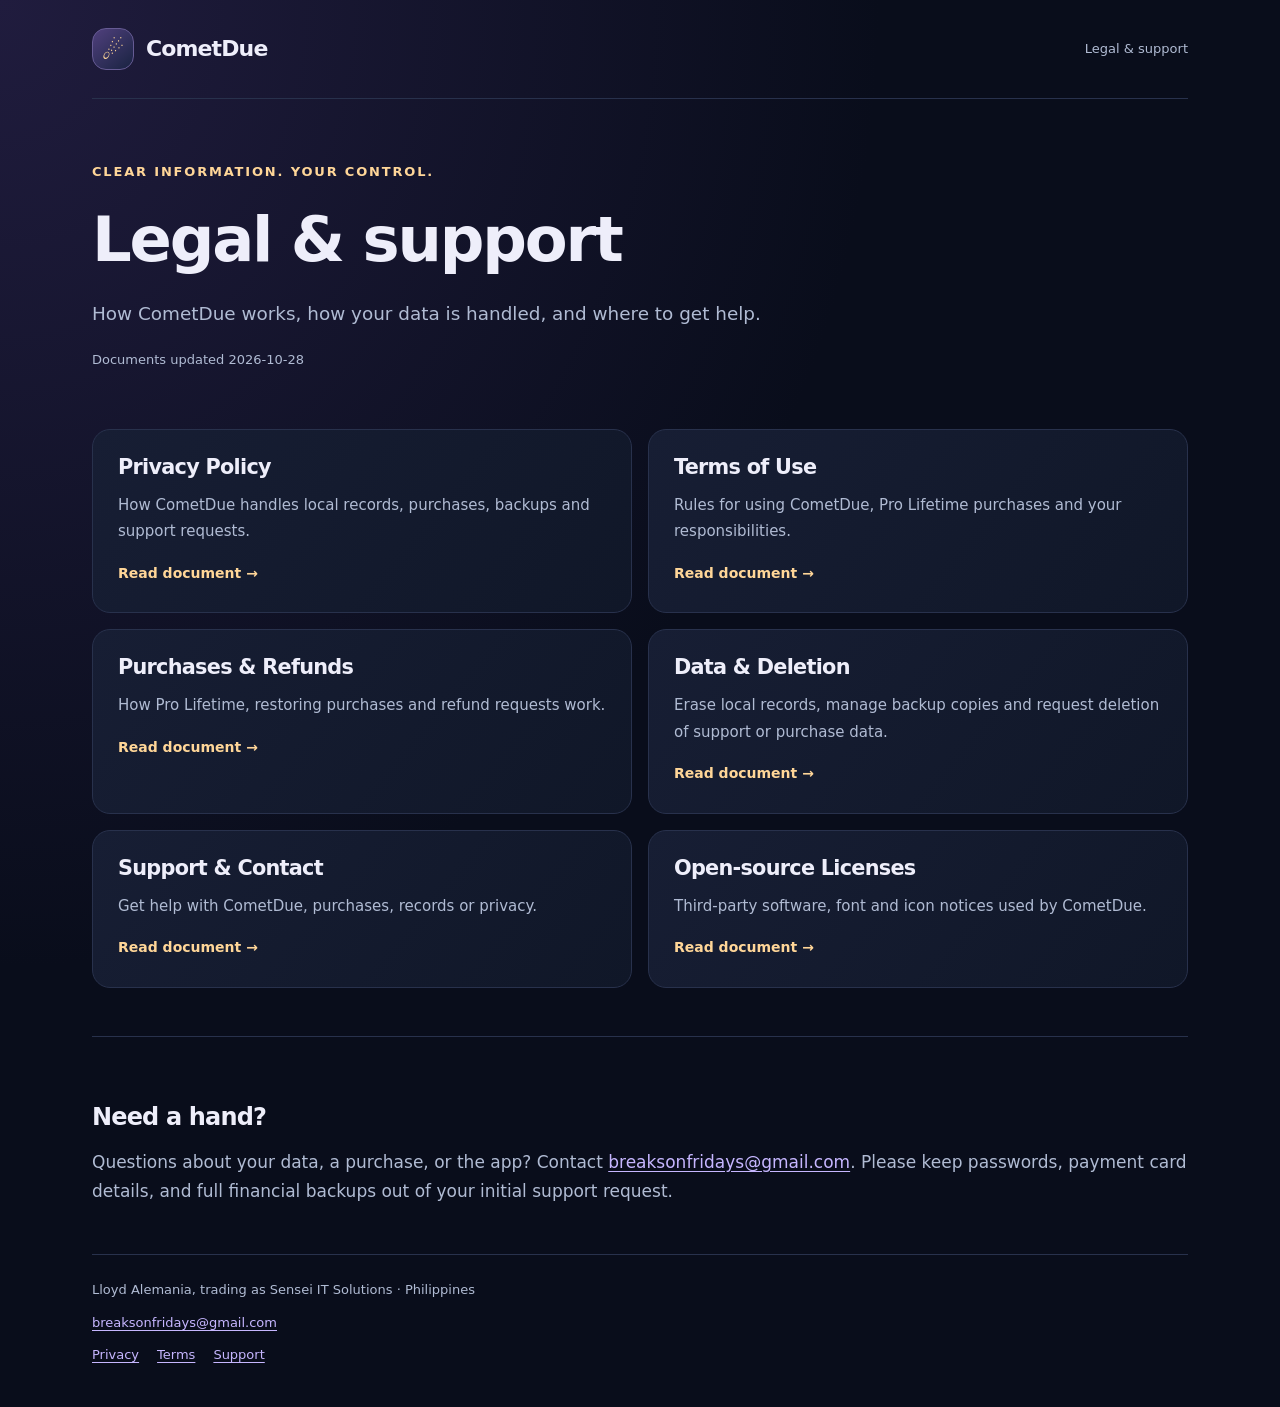
<file: index.html>
<!doctype html>
<html lang="en"><head><meta charset="utf-8"><meta name="viewport" content="width=device-width, initial-scale=1">
<meta name="theme-color" content="#090d1b"><meta name="description" content="CometDue policies and support from Sensei IT Solutions.">
<title>Legal &amp; support · CometDue</title><link rel="canonical" href="https://alemanialloyd.github.io/cometdue-legal/"><link rel="stylesheet" href="./assets/site.css"></head>
<body><a class="skip" href="#main">Skip to content</a><div class="shell">
<header class="top"><a class="brand" href="./"><span class="mark" aria-hidden="true">☄</span>CometDue</a><span class="top-note">Legal &amp; support</span></header>
<main id="main"><section class="hero"><p class="eyebrow">Clear information. Your control.</p>
<h1>Legal &amp; support</h1><p class="lead">How CometDue works, how your data is handled, and where to get help.</p><p class="meta">Documents updated 2026-10-28</p></section>
<div class="cards"><a class="card" href="privacy/"><h2>Privacy Policy</h2><p>How CometDue handles local records, purchases, backups and support requests.</p><span class="arrow">Read document →</span></a><a class="card" href="terms/"><h2>Terms of Use</h2><p>Rules for using CometDue, Pro Lifetime purchases and your responsibilities.</p><span class="arrow">Read document →</span></a><a class="card" href="refunds/"><h2>Purchases &amp; Refunds</h2><p>How Pro Lifetime, restoring purchases and refund requests work.</p><span class="arrow">Read document →</span></a><a class="card" href="data-deletion/"><h2>Data &amp; Deletion</h2><p>Erase local records, manage backup copies and request deletion of support or purchase data.</p><span class="arrow">Read document →</span></a><a class="card" href="support/"><h2>Support &amp; Contact</h2><p>Get help with CometDue, purchases, records or privacy.</p><span class="arrow">Read document →</span></a><a class="card" href="licenses/"><h2>Open-source Licenses</h2><p>Third-party software, font and icon notices used by CometDue.</p><span class="arrow">Read document →</span></a></div><section class="contact"><h2>Need a hand?</h2><p>Questions about your data, a purchase, or the app? Contact <a href="mailto:breaksonfridays@gmail.com">breaksonfridays@gmail.com</a>. Please keep passwords, payment card details, and full financial backups out of your initial support request.</p></section></main>
<footer class="footer"><p>Lloyd Alemania, trading as Sensei IT Solutions · Philippines</p><p><a href="mailto:breaksonfridays@gmail.com">breaksonfridays@gmail.com</a></p><a href="./privacy/">Privacy</a><a href="./terms/">Terms</a><a href="./support/">Support</a></footer>
</div></body></html>
</file>
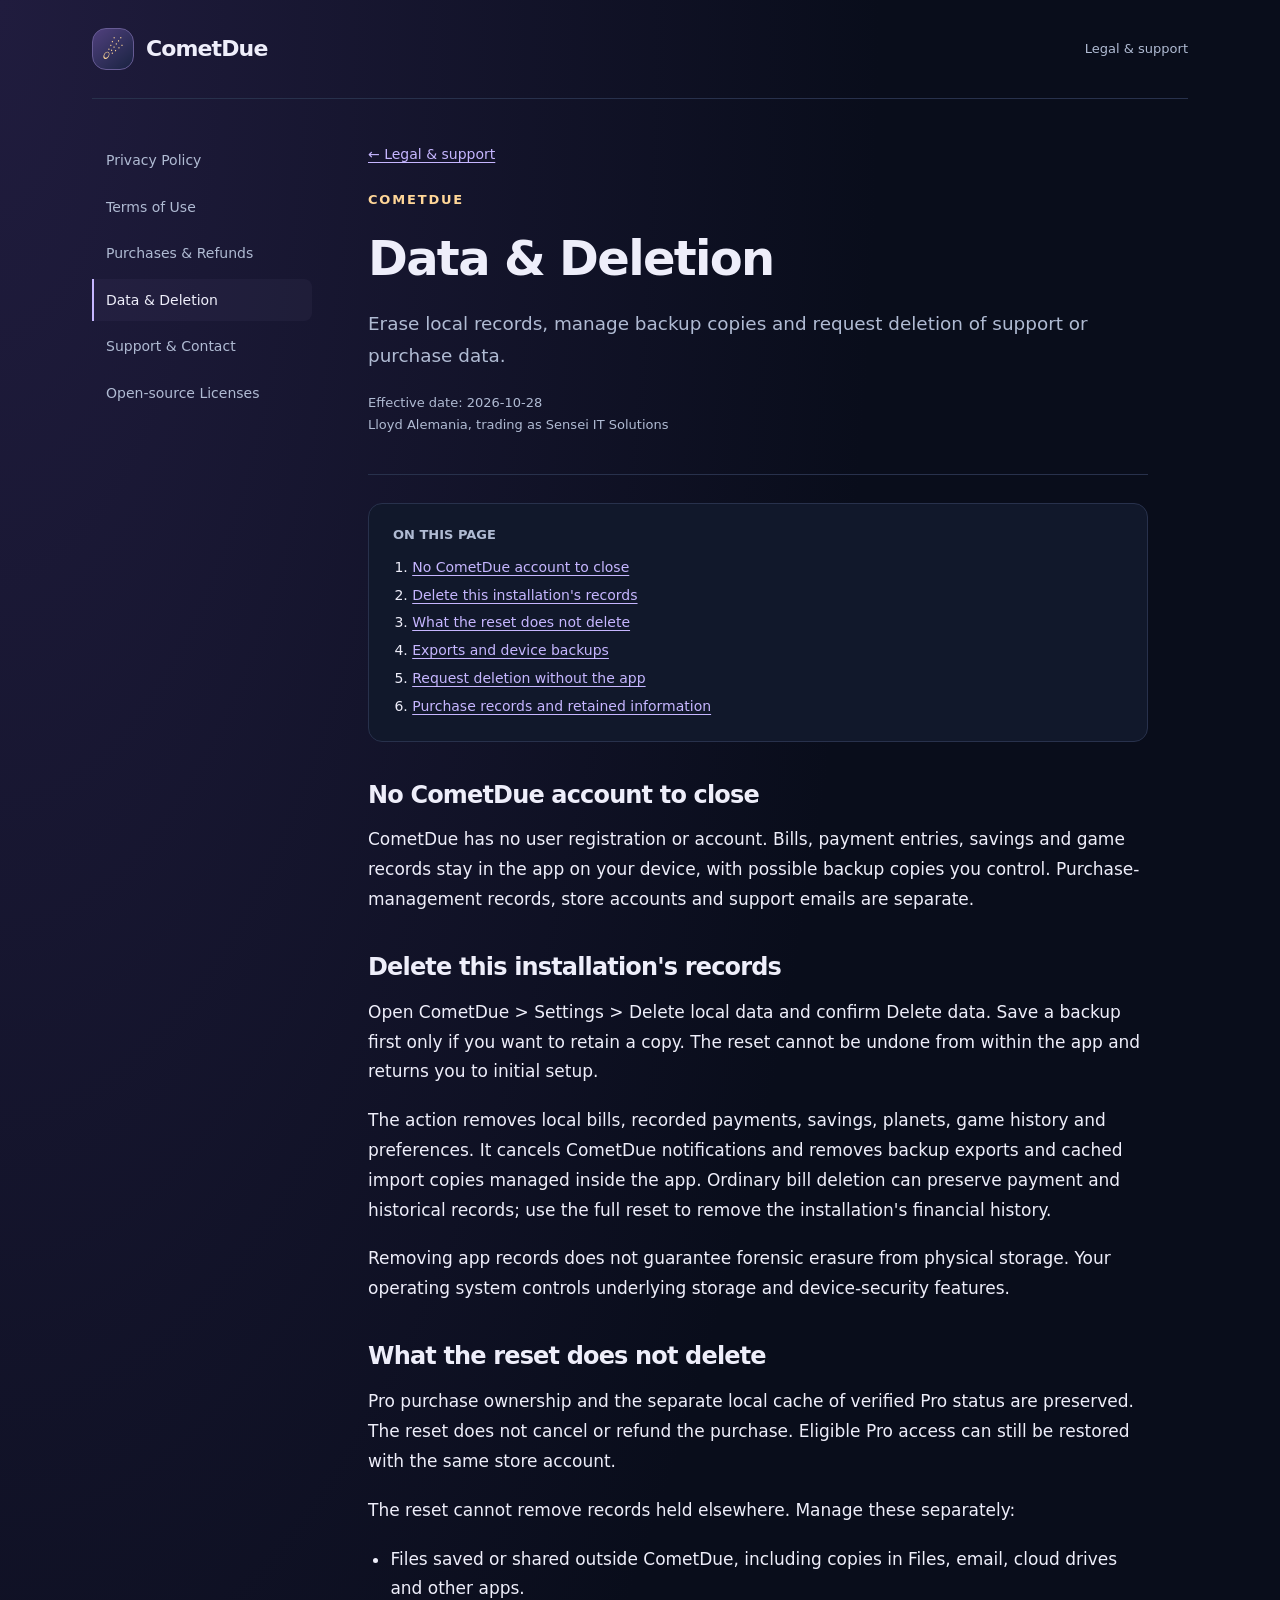
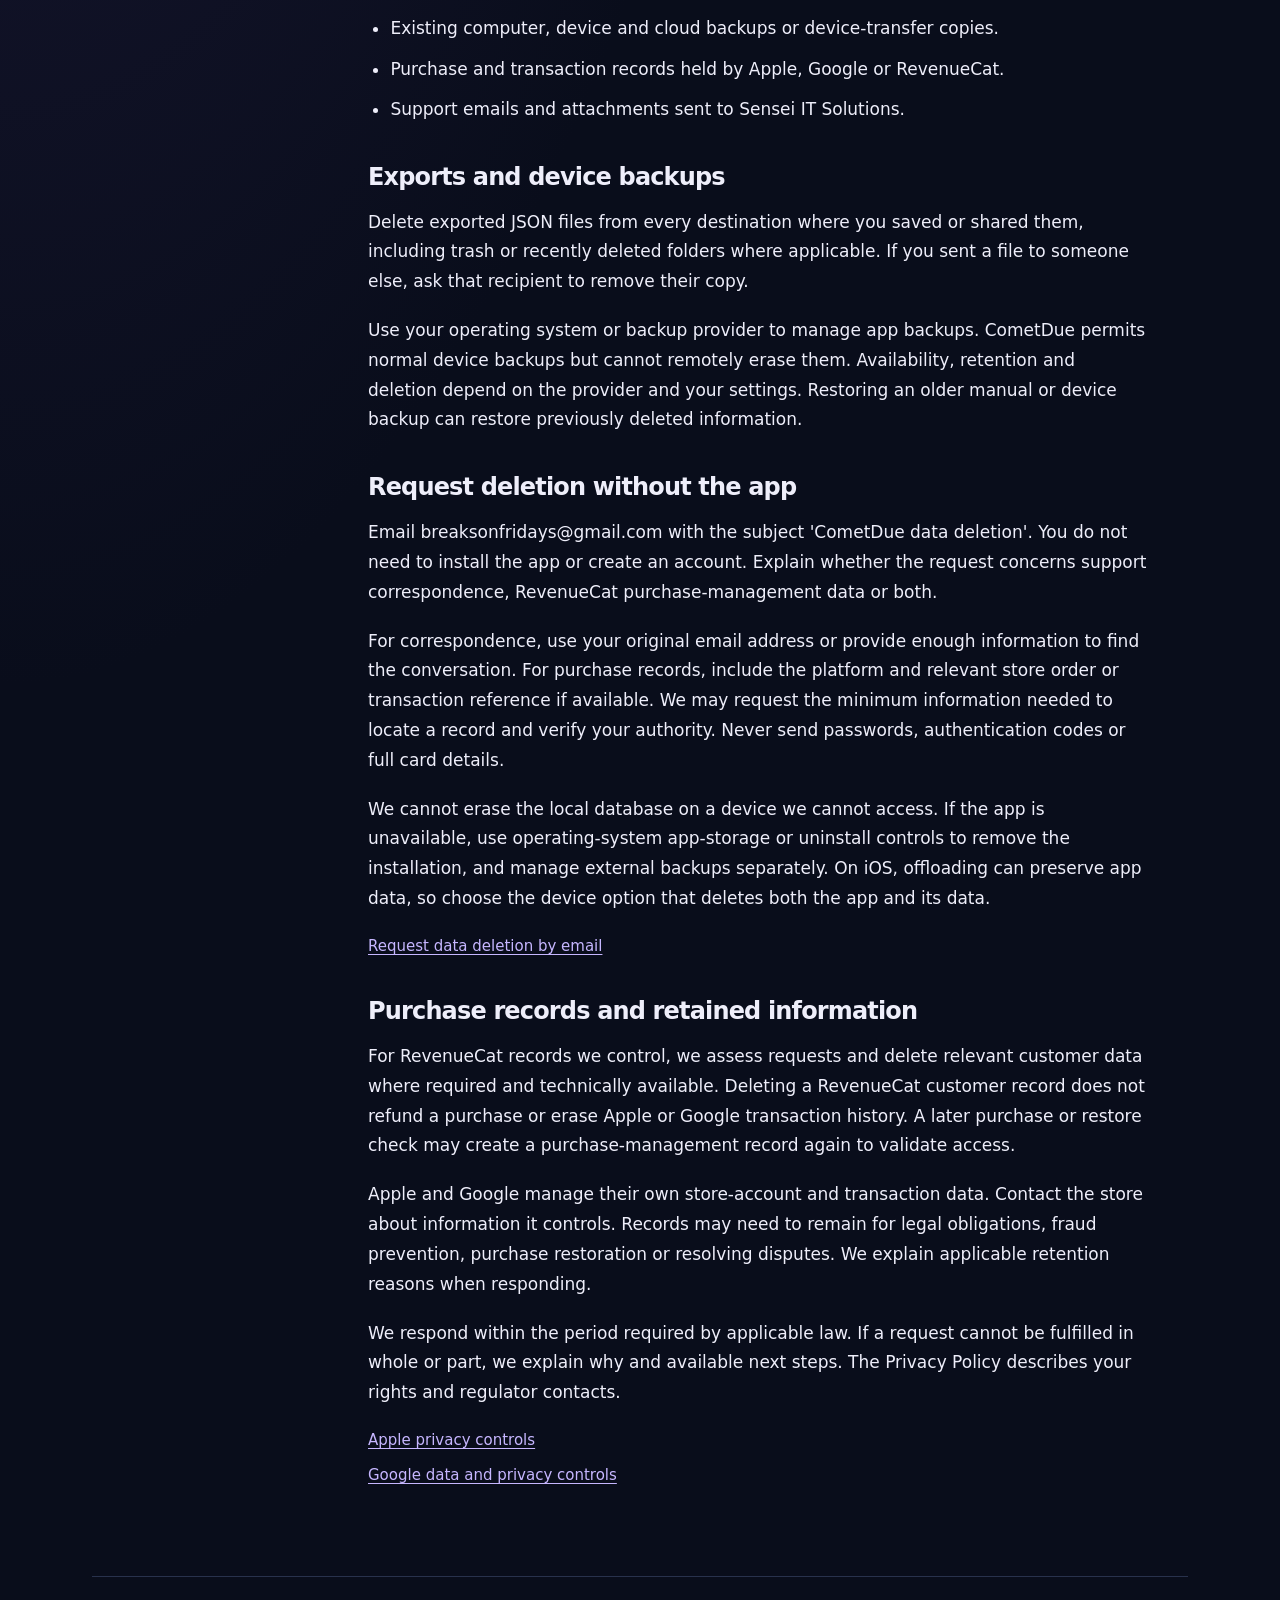
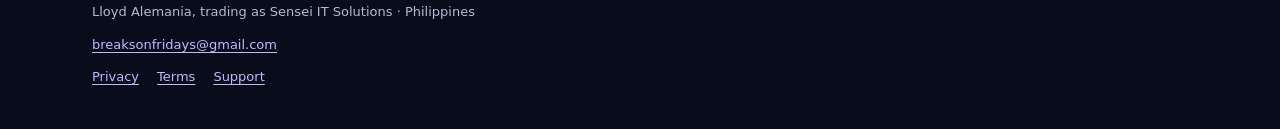
<file: data-deletion/index.html>
<!doctype html>
<html lang="en"><head><meta charset="utf-8"><meta name="viewport" content="width=device-width, initial-scale=1">
<meta name="theme-color" content="#090d1b"><meta name="description" content="Erase local records, manage backup copies and request deletion of support or purchase data.">
<title>Data &amp; Deletion · CometDue</title><link rel="canonical" href="https://alemanialloyd.github.io/cometdue-legal/data-deletion/"><link rel="stylesheet" href="../assets/site.css"></head>
<body><a class="skip" href="#main">Skip to content</a><div class="shell">
<header class="top"><a class="brand" href="../"><span class="mark" aria-hidden="true">☄</span>CometDue</a><span class="top-note">Legal &amp; support</span></header>
<main class="layout" id="main"><aside class="side"><nav aria-label="Legal documents"><a href="../privacy/">Privacy Policy</a><a href="../terms/">Terms of Use</a><a href="../refunds/">Purchases &amp; Refunds</a><a href="../data-deletion/" aria-current="page">Data &amp; Deletion</a><a href="../support/">Support &amp; Contact</a><a href="../licenses/">Open-source Licenses</a></nav></aside>
<article><a class="back" href="../">← Legal &amp; support</a><header><p class="eyebrow">CometDue</p><h1>Data &amp; Deletion</h1><p class="lead">Erase local records, manage backup copies and request deletion of support or purchase data.</p><p class="meta">Effective date: 2026-10-28<br>Lloyd Alemania, trading as Sensei IT Solutions</p></header>
<nav class="toc" aria-label="On this page"><p>ON THIS PAGE</p><ol><li><a href="#section-1-no-cometdue-account-to-close">No CometDue account to close</a></li><li><a href="#section-2-delete-this-installation-s-records">Delete this installation&#x27;s records</a></li><li><a href="#section-3-what-the-reset-does-not-delete">What the reset does not delete</a></li><li><a href="#section-4-exports-and-device-backups">Exports and device backups</a></li><li><a href="#section-5-request-deletion-without-the-app">Request deletion without the app</a></li><li><a href="#section-6-purchase-records-and-retained-information">Purchase records and retained information</a></li></ol></nav><section aria-labelledby="section-1-no-cometdue-account-to-close"><h2 id="section-1-no-cometdue-account-to-close">No CometDue account to close</h2><p>CometDue has no user registration or account. Bills, payment entries, savings and game records stay in the app on your device, with possible backup copies you control. Purchase-management records, store accounts and support emails are separate.</p></section><section aria-labelledby="section-2-delete-this-installation-s-records"><h2 id="section-2-delete-this-installation-s-records">Delete this installation&#x27;s records</h2><p>Open CometDue &gt; Settings &gt; Delete local data and confirm Delete data. Save a backup first only if you want to retain a copy. The reset cannot be undone from within the app and returns you to initial setup.</p><p>The action removes local bills, recorded payments, savings, planets, game history and preferences. It cancels CometDue notifications and removes backup exports and cached import copies managed inside the app. Ordinary bill deletion can preserve payment and historical records; use the full reset to remove the installation&#x27;s financial history.</p><p>Removing app records does not guarantee forensic erasure from physical storage. Your operating system controls underlying storage and device-security features.</p></section><section aria-labelledby="section-3-what-the-reset-does-not-delete"><h2 id="section-3-what-the-reset-does-not-delete">What the reset does not delete</h2><p>Pro purchase ownership and the separate local cache of verified Pro status are preserved. The reset does not cancel or refund the purchase. Eligible Pro access can still be restored with the same store account.</p><p>The reset cannot remove records held elsewhere. Manage these separately:</p><ul><li>Files saved or shared outside CometDue, including copies in Files, email, cloud drives and other apps.</li><li>Existing computer, device and cloud backups or device-transfer copies.</li><li>Purchase and transaction records held by Apple, Google or RevenueCat.</li><li>Support emails and attachments sent to Sensei IT Solutions.</li></ul></section><section aria-labelledby="section-4-exports-and-device-backups"><h2 id="section-4-exports-and-device-backups">Exports and device backups</h2><p>Delete exported JSON files from every destination where you saved or shared them, including trash or recently deleted folders where applicable. If you sent a file to someone else, ask that recipient to remove their copy.</p><p>Use your operating system or backup provider to manage app backups. CometDue permits normal device backups but cannot remotely erase them. Availability, retention and deletion depend on the provider and your settings. Restoring an older manual or device backup can restore previously deleted information.</p></section><section aria-labelledby="section-5-request-deletion-without-the-app"><h2 id="section-5-request-deletion-without-the-app">Request deletion without the app</h2><p>Email breaksonfridays@gmail.com with the subject &#x27;CometDue data deletion&#x27;. You do not need to install the app or create an account. Explain whether the request concerns support correspondence, RevenueCat purchase-management data or both.</p><p>For correspondence, use your original email address or provide enough information to find the conversation. For purchase records, include the platform and relevant store order or transaction reference if available. We may request the minimum information needed to locate a record and verify your authority. Never send passwords, authentication codes or full card details.</p><p>We cannot erase the local database on a device we cannot access. If the app is unavailable, use operating-system app-storage or uninstall controls to remove the installation, and manage external backups separately. On iOS, offloading can preserve app data, so choose the device option that deletes both the app and its data.</p><div class="links"><a href="mailto:breaksonfridays@gmail.com?subject=CometDue%20data%20deletion" rel="external">Request data deletion by email</a></div></section><section aria-labelledby="section-6-purchase-records-and-retained-information"><h2 id="section-6-purchase-records-and-retained-information">Purchase records and retained information</h2><p>For RevenueCat records we control, we assess requests and delete relevant customer data where required and technically available. Deleting a RevenueCat customer record does not refund a purchase or erase Apple or Google transaction history. A later purchase or restore check may create a purchase-management record again to validate access.</p><p>Apple and Google manage their own store-account and transaction data. Contact the store about information it controls. Records may need to remain for legal obligations, fraud prevention, purchase restoration or resolving disputes. We explain applicable retention reasons when responding.</p><p>We respond within the period required by applicable law. If a request cannot be fulfilled in whole or part, we explain why and available next steps. The Privacy Policy describes your rights and regulator contacts.</p><div class="links"><a href="https://privacy.apple.com/" rel="external">Apple privacy controls</a><a href="https://myaccount.google.com/data-and-privacy" rel="external">Google data and privacy controls</a></div></section></article></main>
<footer class="footer"><p>Lloyd Alemania, trading as Sensei IT Solutions · Philippines</p><p><a href="mailto:breaksonfridays@gmail.com">breaksonfridays@gmail.com</a></p><a href="../privacy/">Privacy</a><a href="../terms/">Terms</a><a href="../support/">Support</a></footer>
</div></body></html>
</file>
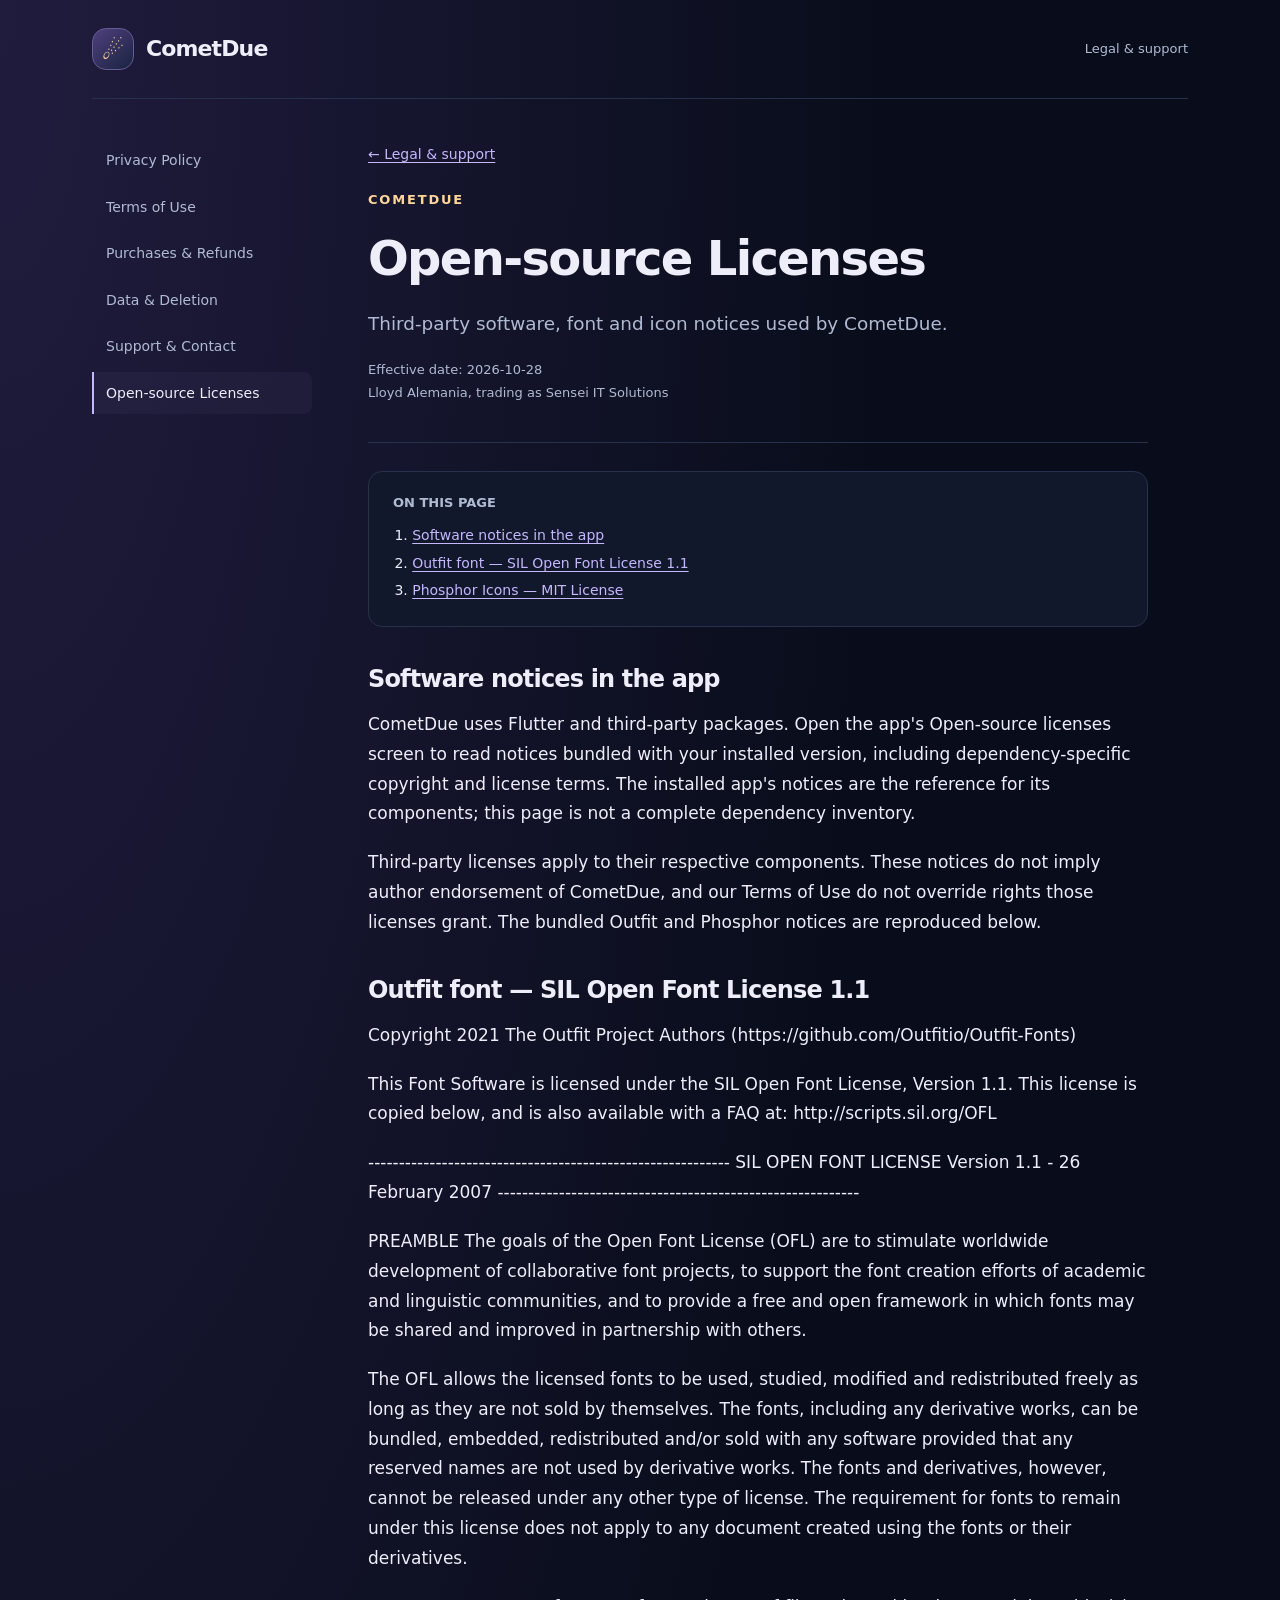
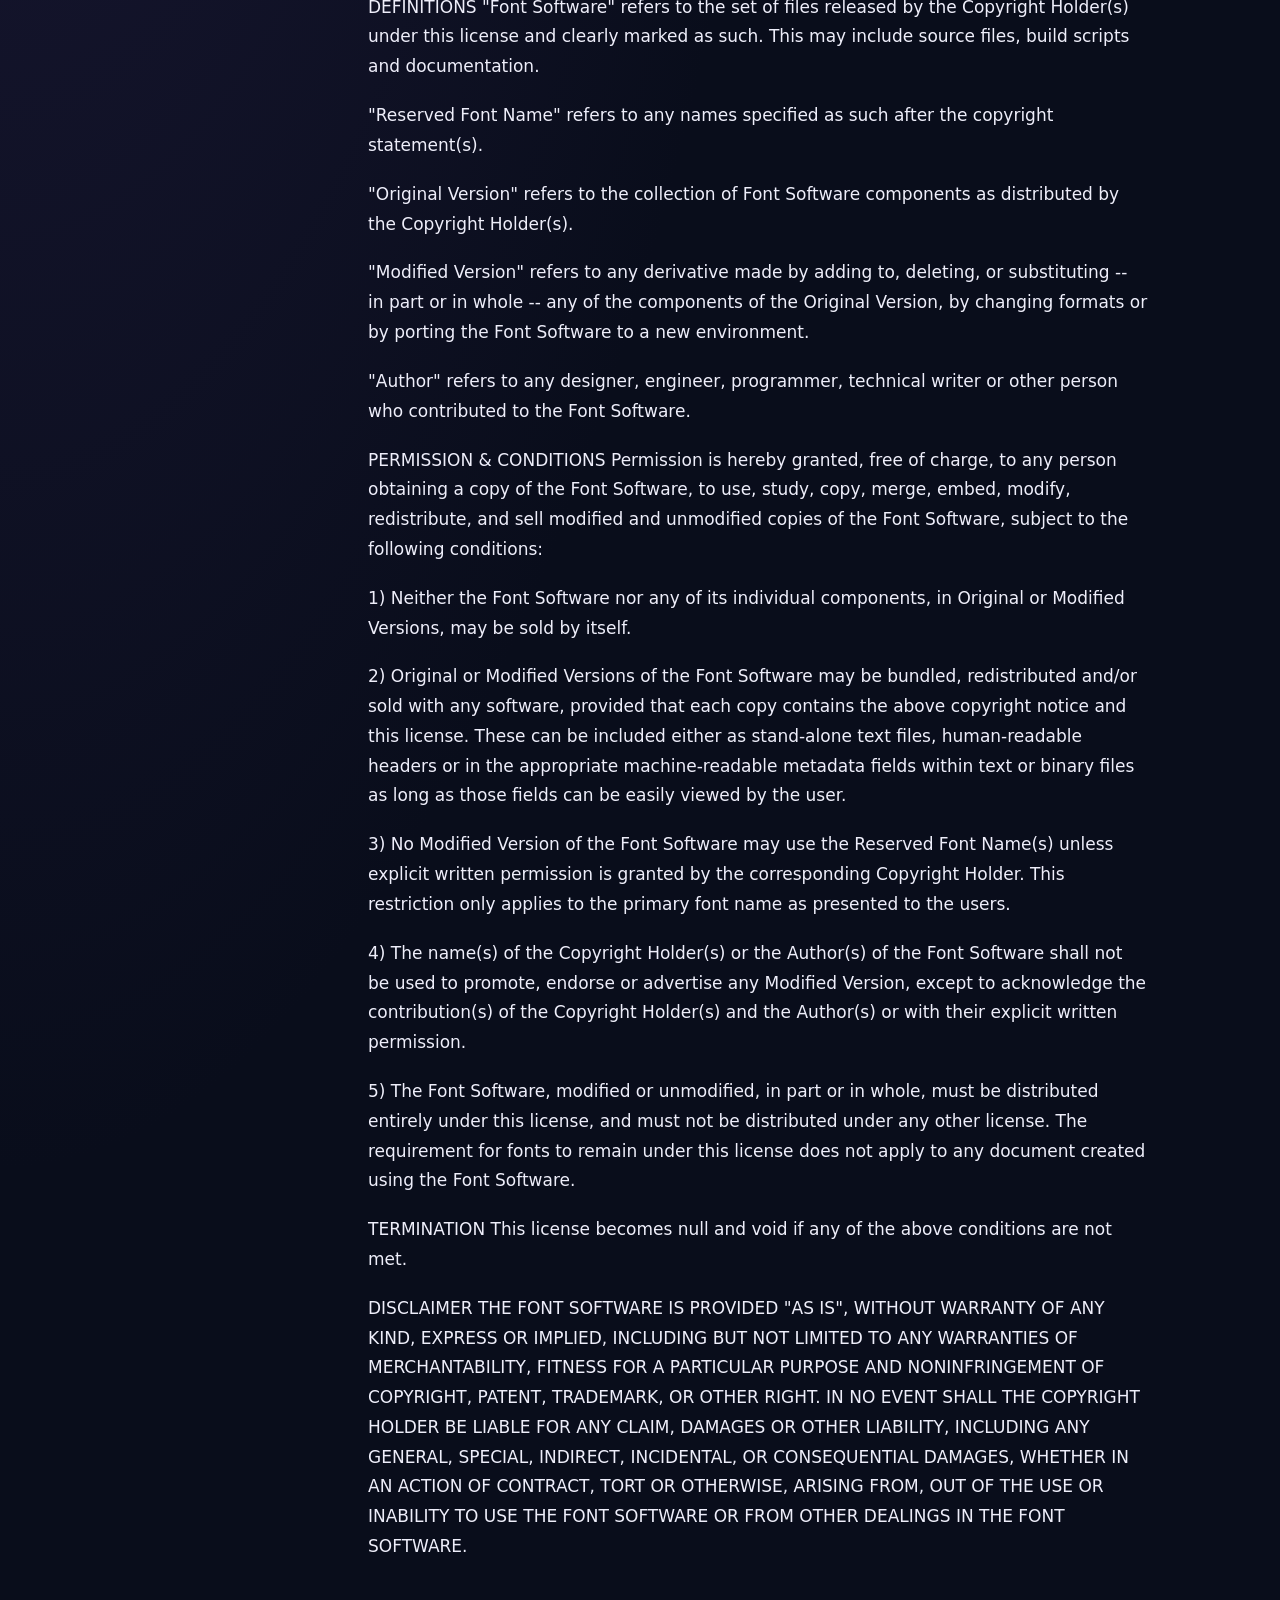
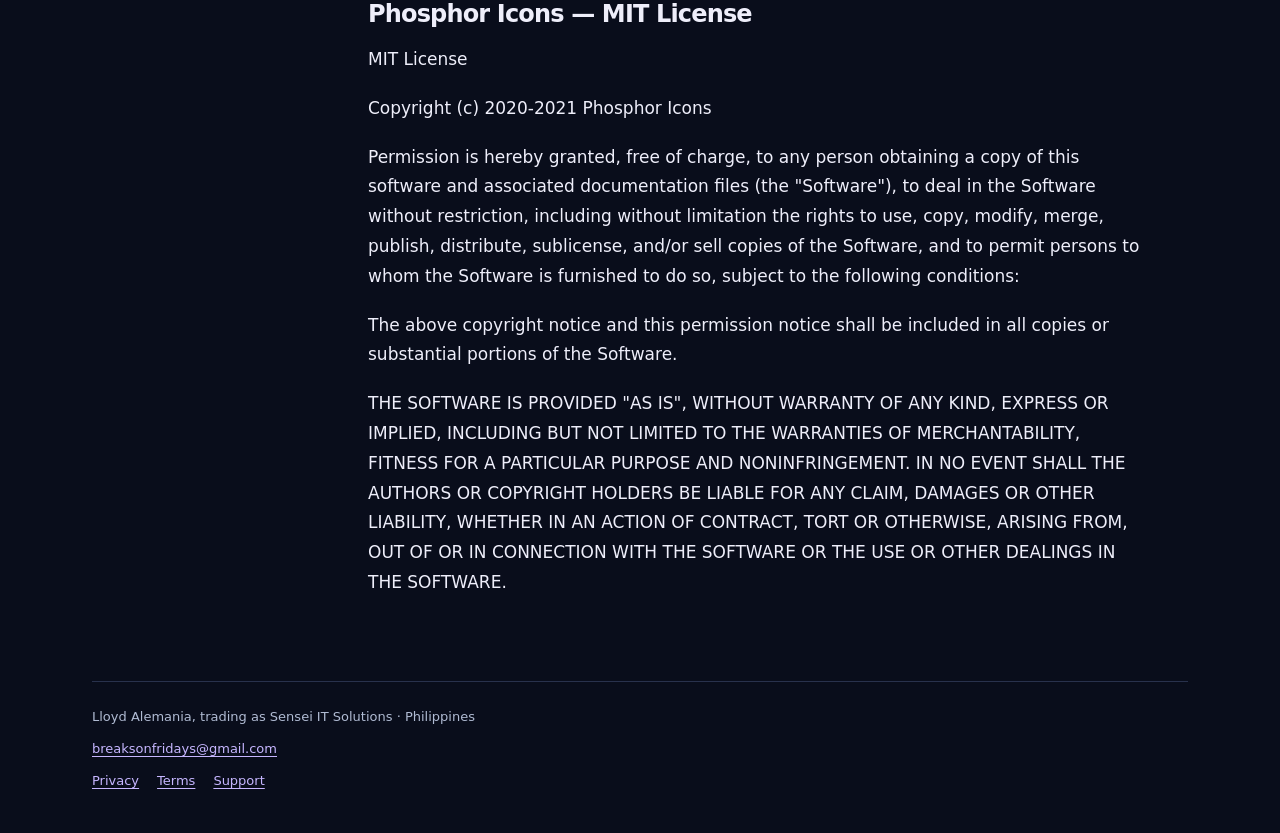
<file: licenses/index.html>
<!doctype html>
<html lang="en"><head><meta charset="utf-8"><meta name="viewport" content="width=device-width, initial-scale=1">
<meta name="theme-color" content="#090d1b"><meta name="description" content="Third-party software, font and icon notices used by CometDue.">
<title>Open-source Licenses · CometDue</title><link rel="canonical" href="https://alemanialloyd.github.io/cometdue-legal/licenses/"><link rel="stylesheet" href="../assets/site.css"></head>
<body><a class="skip" href="#main">Skip to content</a><div class="shell">
<header class="top"><a class="brand" href="../"><span class="mark" aria-hidden="true">☄</span>CometDue</a><span class="top-note">Legal &amp; support</span></header>
<main class="layout" id="main"><aside class="side"><nav aria-label="Legal documents"><a href="../privacy/">Privacy Policy</a><a href="../terms/">Terms of Use</a><a href="../refunds/">Purchases &amp; Refunds</a><a href="../data-deletion/">Data &amp; Deletion</a><a href="../support/">Support &amp; Contact</a><a href="../licenses/" aria-current="page">Open-source Licenses</a></nav></aside>
<article><a class="back" href="../">← Legal &amp; support</a><header><p class="eyebrow">CometDue</p><h1>Open-source Licenses</h1><p class="lead">Third-party software, font and icon notices used by CometDue.</p><p class="meta">Effective date: 2026-10-28<br>Lloyd Alemania, trading as Sensei IT Solutions</p></header>
<nav class="toc" aria-label="On this page"><p>ON THIS PAGE</p><ol><li><a href="#section-1-software-notices-in-the-app">Software notices in the app</a></li><li><a href="#section-2-outfit-font-sil-open-font-license-1-1">Outfit font — SIL Open Font License 1.1</a></li><li><a href="#section-3-phosphor-icons-mit-license">Phosphor Icons — MIT License</a></li></ol></nav><section aria-labelledby="section-1-software-notices-in-the-app"><h2 id="section-1-software-notices-in-the-app">Software notices in the app</h2><p>CometDue uses Flutter and third-party packages. Open the app&#x27;s Open-source licenses screen to read notices bundled with your installed version, including dependency-specific copyright and license terms. The installed app&#x27;s notices are the reference for its components; this page is not a complete dependency inventory.</p><p>Third-party licenses apply to their respective components. These notices do not imply author endorsement of CometDue, and our Terms of Use do not override rights those licenses grant. The bundled Outfit and Phosphor notices are reproduced below.</p></section><section aria-labelledby="section-2-outfit-font-sil-open-font-license-1-1"><h2 id="section-2-outfit-font-sil-open-font-license-1-1">Outfit font — SIL Open Font License 1.1</h2><p>Copyright 2021 The Outfit Project Authors (https://github.com/Outfitio/Outfit-Fonts)</p><p>This Font Software is licensed under the SIL Open Font License, Version 1.1. This license is copied below, and is also available with a FAQ at: http://scripts.sil.org/OFL</p><p>----------------------------------------------------------- SIL OPEN FONT LICENSE Version 1.1 - 26 February 2007 -----------------------------------------------------------</p><p>PREAMBLE The goals of the Open Font License (OFL) are to stimulate worldwide development of collaborative font projects, to support the font creation efforts of academic and linguistic communities, and to provide a free and open framework in which fonts may be shared and improved in partnership with others.</p><p>The OFL allows the licensed fonts to be used, studied, modified and redistributed freely as long as they are not sold by themselves. The fonts, including any derivative works, can be bundled, embedded, redistributed and/or sold with any software provided that any reserved names are not used by derivative works. The fonts and derivatives, however, cannot be released under any other type of license. The requirement for fonts to remain under this license does not apply to any document created using the fonts or their derivatives.</p><p>DEFINITIONS &quot;Font Software&quot; refers to the set of files released by the Copyright Holder(s) under this license and clearly marked as such. This may include source files, build scripts and documentation.</p><p>&quot;Reserved Font Name&quot; refers to any names specified as such after the copyright statement(s).</p><p>&quot;Original Version&quot; refers to the collection of Font Software components as distributed by the Copyright Holder(s).</p><p>&quot;Modified Version&quot; refers to any derivative made by adding to, deleting, or substituting -- in part or in whole -- any of the components of the Original Version, by changing formats or by porting the Font Software to a new environment.</p><p>&quot;Author&quot; refers to any designer, engineer, programmer, technical writer or other person who contributed to the Font Software.</p><p>PERMISSION &amp; CONDITIONS Permission is hereby granted, free of charge, to any person obtaining a copy of the Font Software, to use, study, copy, merge, embed, modify, redistribute, and sell modified and unmodified copies of the Font Software, subject to the following conditions:</p><p>1) Neither the Font Software nor any of its individual components, in Original or Modified Versions, may be sold by itself.</p><p>2) Original or Modified Versions of the Font Software may be bundled, redistributed and/or sold with any software, provided that each copy contains the above copyright notice and this license. These can be included either as stand-alone text files, human-readable headers or in the appropriate machine-readable metadata fields within text or binary files as long as those fields can be easily viewed by the user.</p><p>3) No Modified Version of the Font Software may use the Reserved Font Name(s) unless explicit written permission is granted by the corresponding Copyright Holder. This restriction only applies to the primary font name as presented to the users.</p><p>4) The name(s) of the Copyright Holder(s) or the Author(s) of the Font Software shall not be used to promote, endorse or advertise any Modified Version, except to acknowledge the contribution(s) of the Copyright Holder(s) and the Author(s) or with their explicit written permission.</p><p>5) The Font Software, modified or unmodified, in part or in whole, must be distributed entirely under this license, and must not be distributed under any other license. The requirement for fonts to remain under this license does not apply to any document created using the Font Software.</p><p>TERMINATION This license becomes null and void if any of the above conditions are not met.</p><p>DISCLAIMER THE FONT SOFTWARE IS PROVIDED &quot;AS IS&quot;, WITHOUT WARRANTY OF ANY KIND, EXPRESS OR IMPLIED, INCLUDING BUT NOT LIMITED TO ANY WARRANTIES OF MERCHANTABILITY, FITNESS FOR A PARTICULAR PURPOSE AND NONINFRINGEMENT OF COPYRIGHT, PATENT, TRADEMARK, OR OTHER RIGHT. IN NO EVENT SHALL THE COPYRIGHT HOLDER BE LIABLE FOR ANY CLAIM, DAMAGES OR OTHER LIABILITY, INCLUDING ANY GENERAL, SPECIAL, INDIRECT, INCIDENTAL, OR CONSEQUENTIAL DAMAGES, WHETHER IN AN ACTION OF CONTRACT, TORT OR OTHERWISE, ARISING FROM, OUT OF THE USE OR INABILITY TO USE THE FONT SOFTWARE OR FROM OTHER DEALINGS IN THE FONT SOFTWARE.</p></section><section aria-labelledby="section-3-phosphor-icons-mit-license"><h2 id="section-3-phosphor-icons-mit-license">Phosphor Icons — MIT License</h2><p>MIT License</p><p>Copyright (c) 2020-2021 Phosphor Icons</p><p>Permission is hereby granted, free of charge, to any person obtaining a copy of this software and associated documentation files (the &quot;Software&quot;), to deal in the Software without restriction, including without limitation the rights to use, copy, modify, merge, publish, distribute, sublicense, and/or sell copies of the Software, and to permit persons to whom the Software is furnished to do so, subject to the following conditions:</p><p>The above copyright notice and this permission notice shall be included in all copies or substantial portions of the Software.</p><p>THE SOFTWARE IS PROVIDED &quot;AS IS&quot;, WITHOUT WARRANTY OF ANY KIND, EXPRESS OR IMPLIED, INCLUDING BUT NOT LIMITED TO THE WARRANTIES OF MERCHANTABILITY, FITNESS FOR A PARTICULAR PURPOSE AND NONINFRINGEMENT. IN NO EVENT SHALL THE AUTHORS OR COPYRIGHT HOLDERS BE LIABLE FOR ANY CLAIM, DAMAGES OR OTHER LIABILITY, WHETHER IN AN ACTION OF CONTRACT, TORT OR OTHERWISE, ARISING FROM, OUT OF OR IN CONNECTION WITH THE SOFTWARE OR THE USE OR OTHER DEALINGS IN THE SOFTWARE.</p></section></article></main>
<footer class="footer"><p>Lloyd Alemania, trading as Sensei IT Solutions · Philippines</p><p><a href="mailto:breaksonfridays@gmail.com">breaksonfridays@gmail.com</a></p><a href="../privacy/">Privacy</a><a href="../terms/">Terms</a><a href="../support/">Support</a></footer>
</div></body></html>
</file>
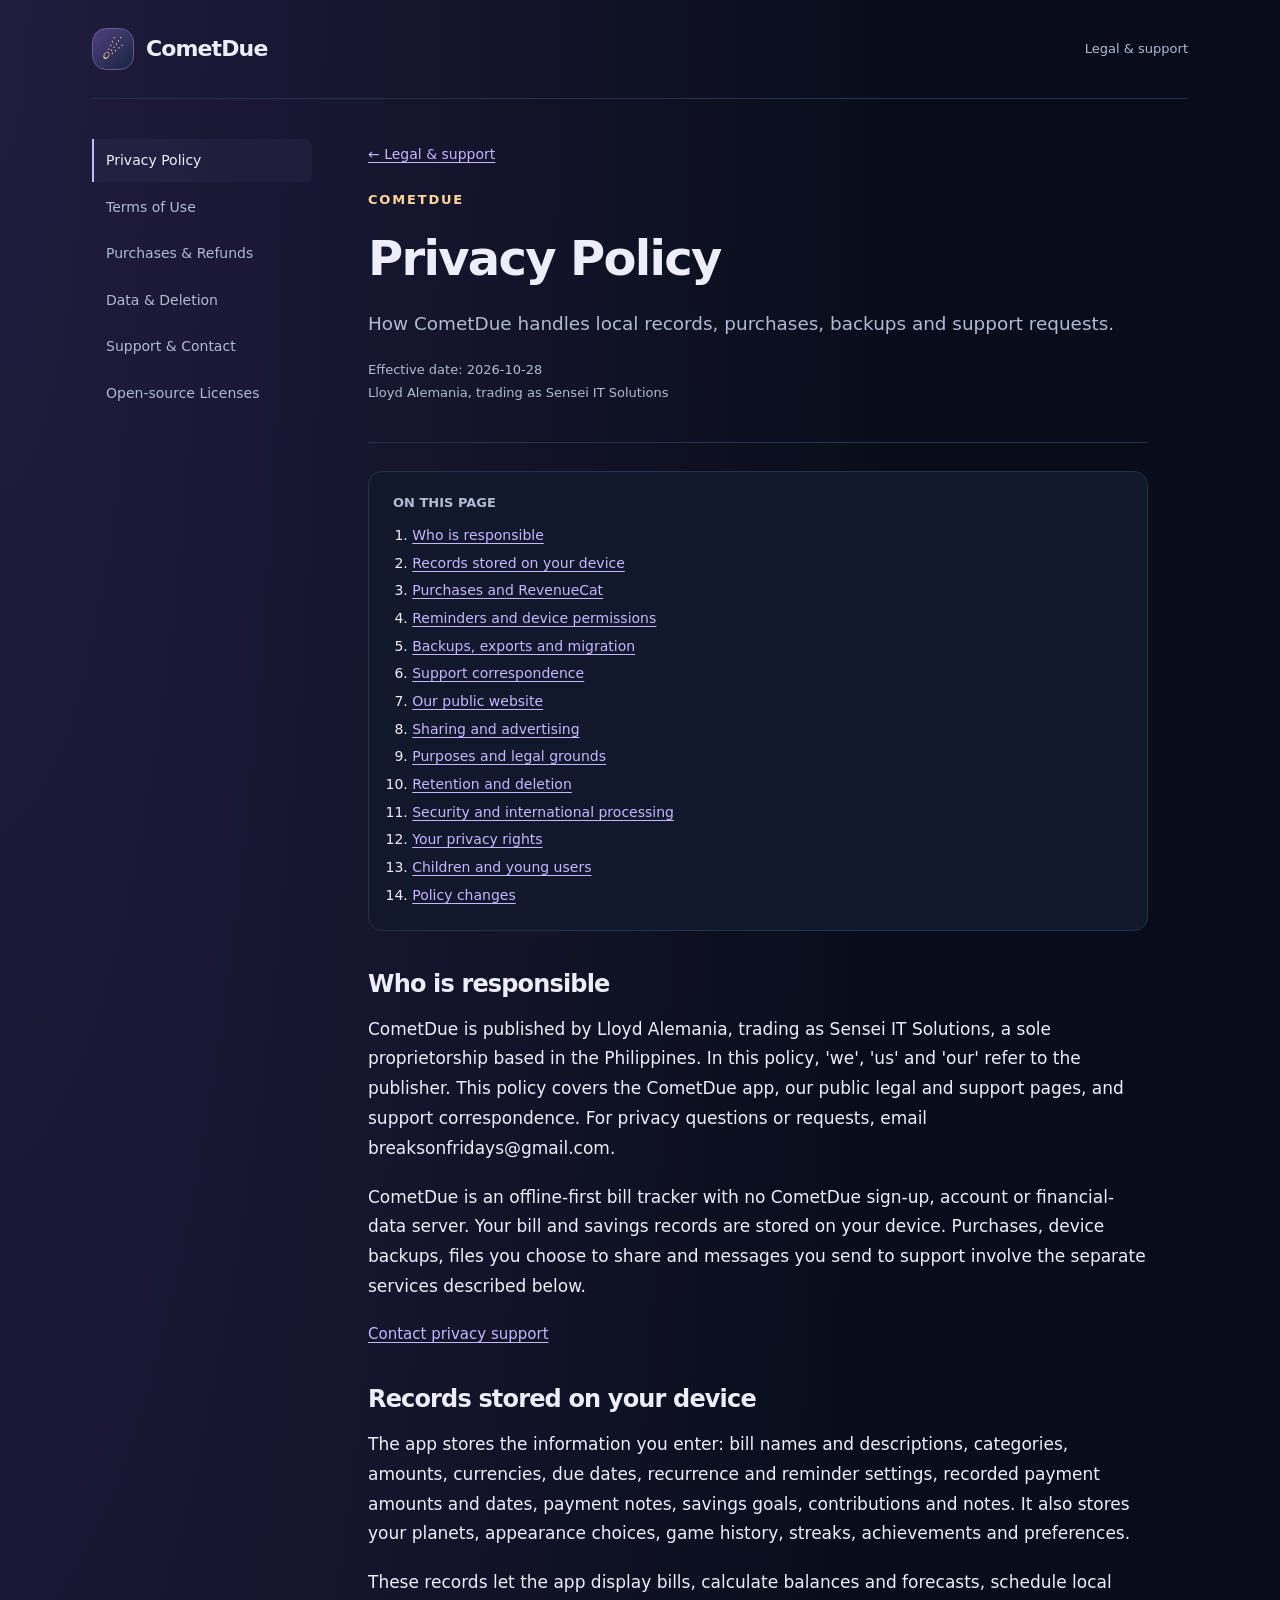
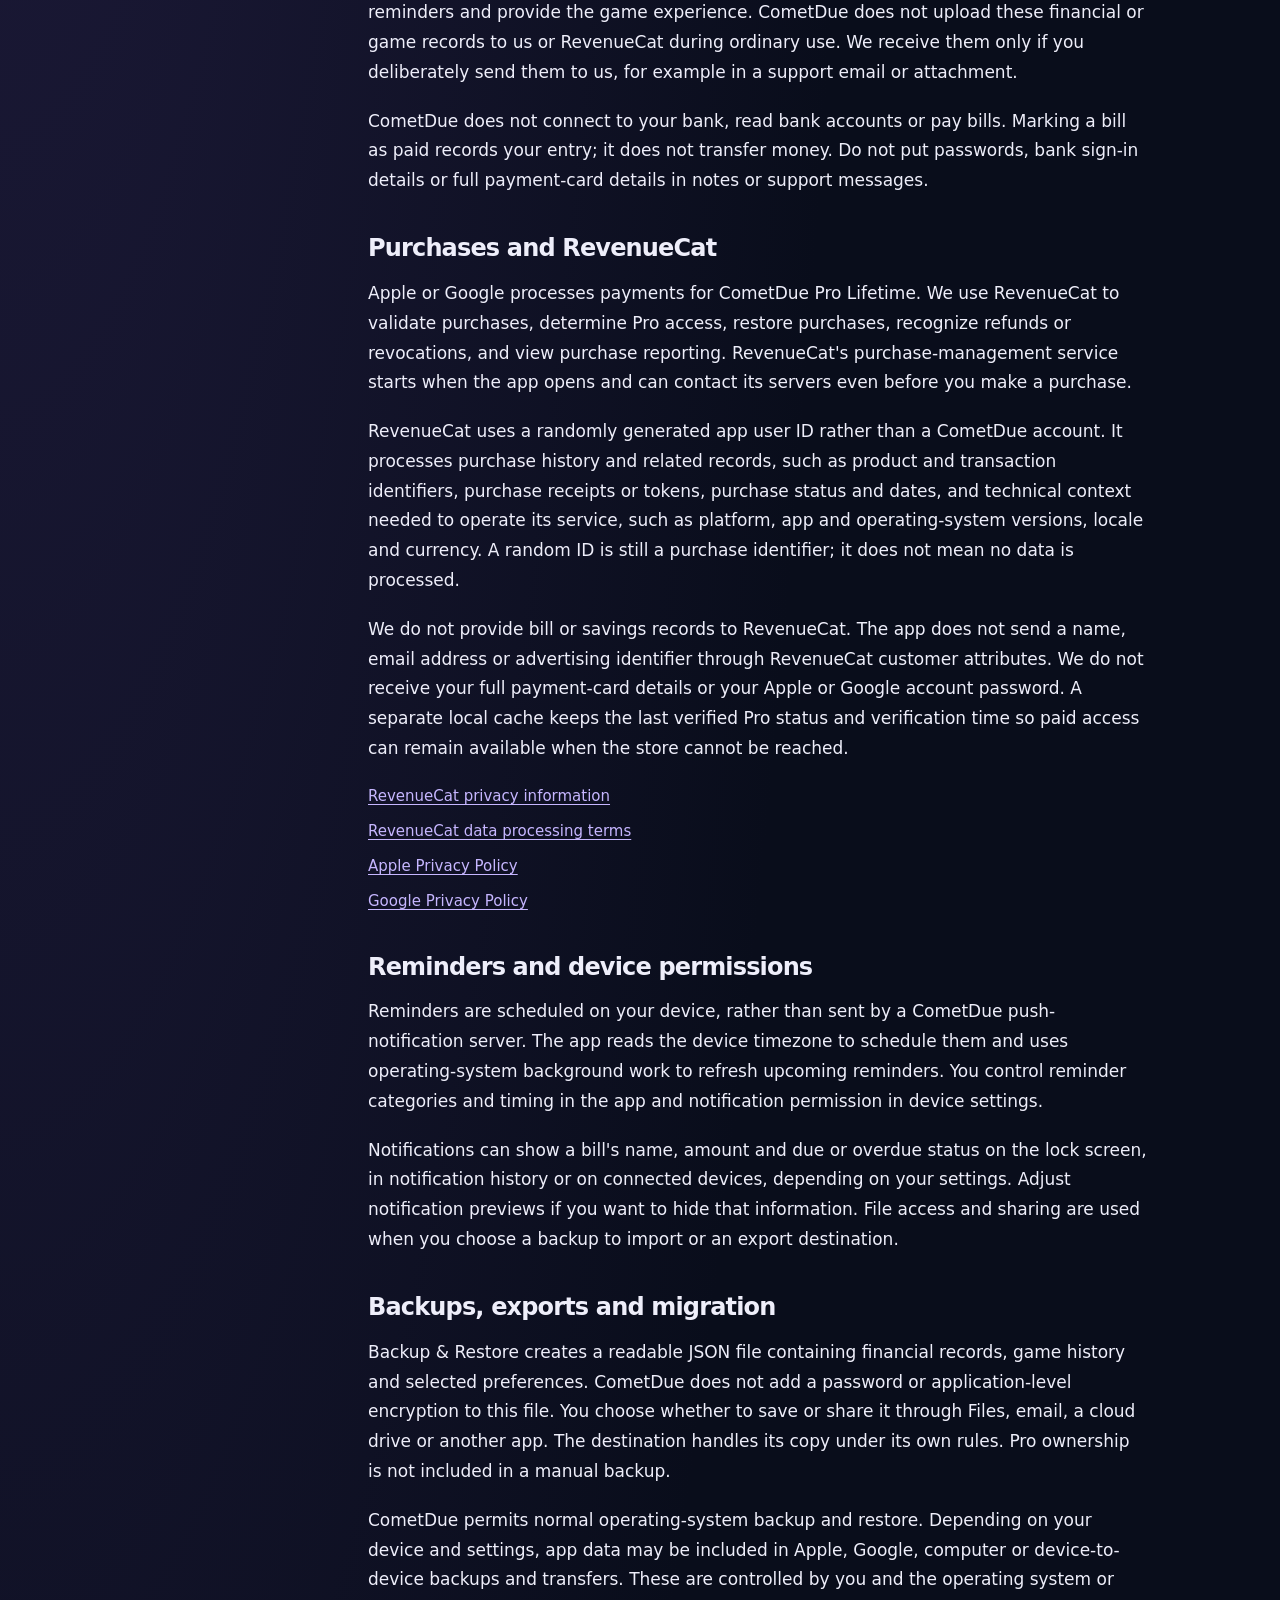
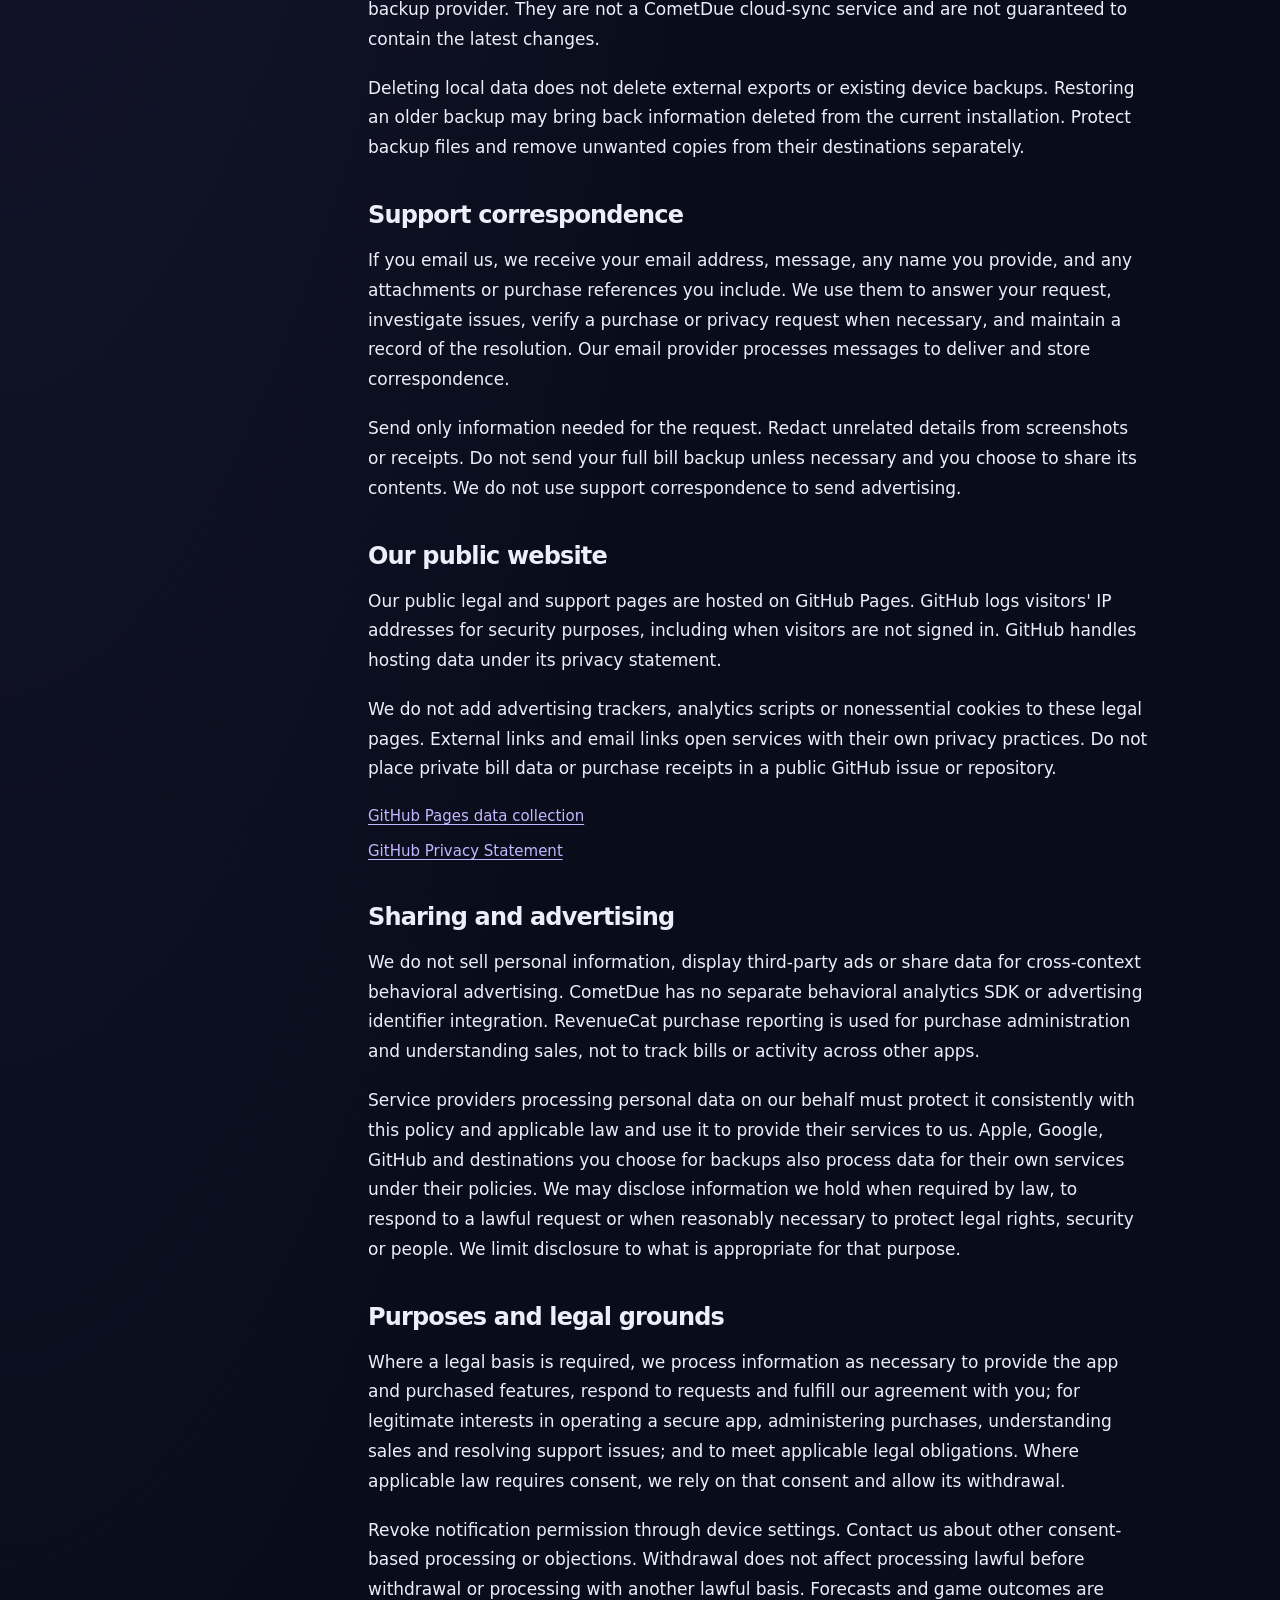
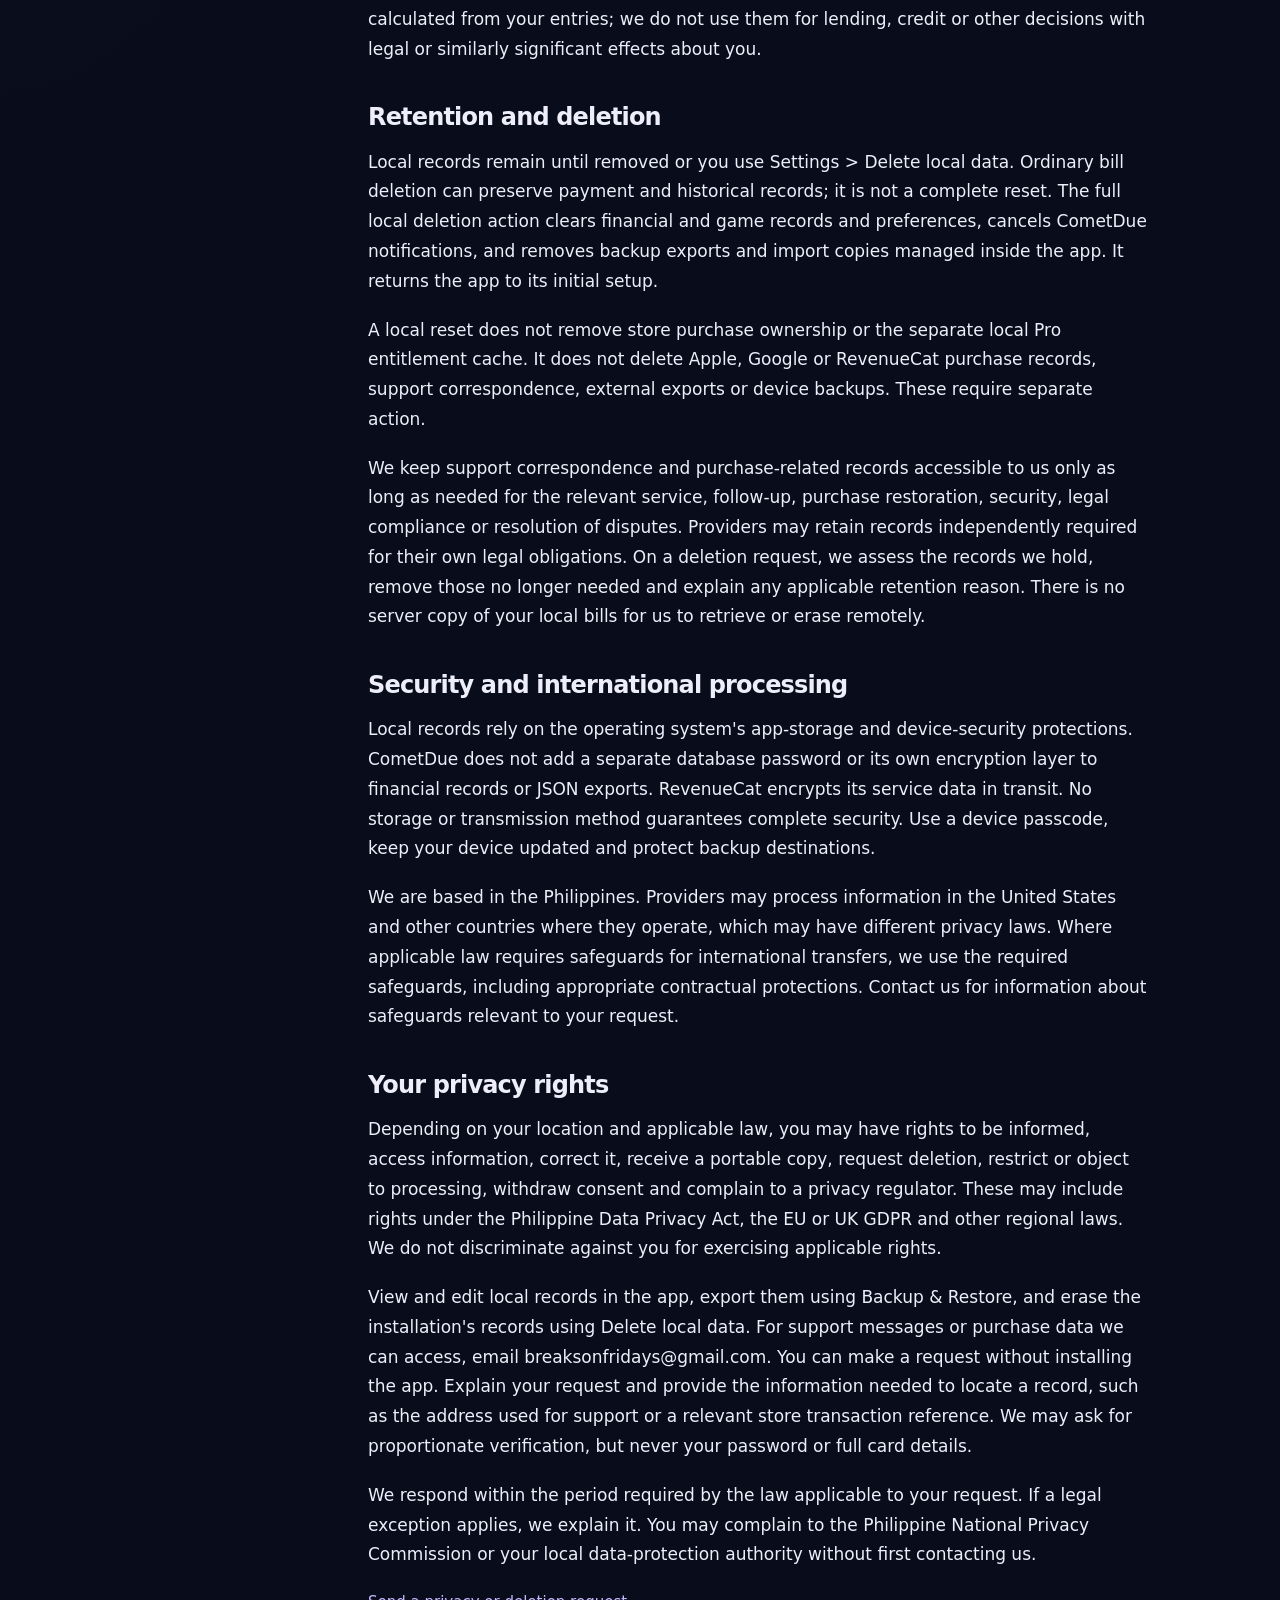
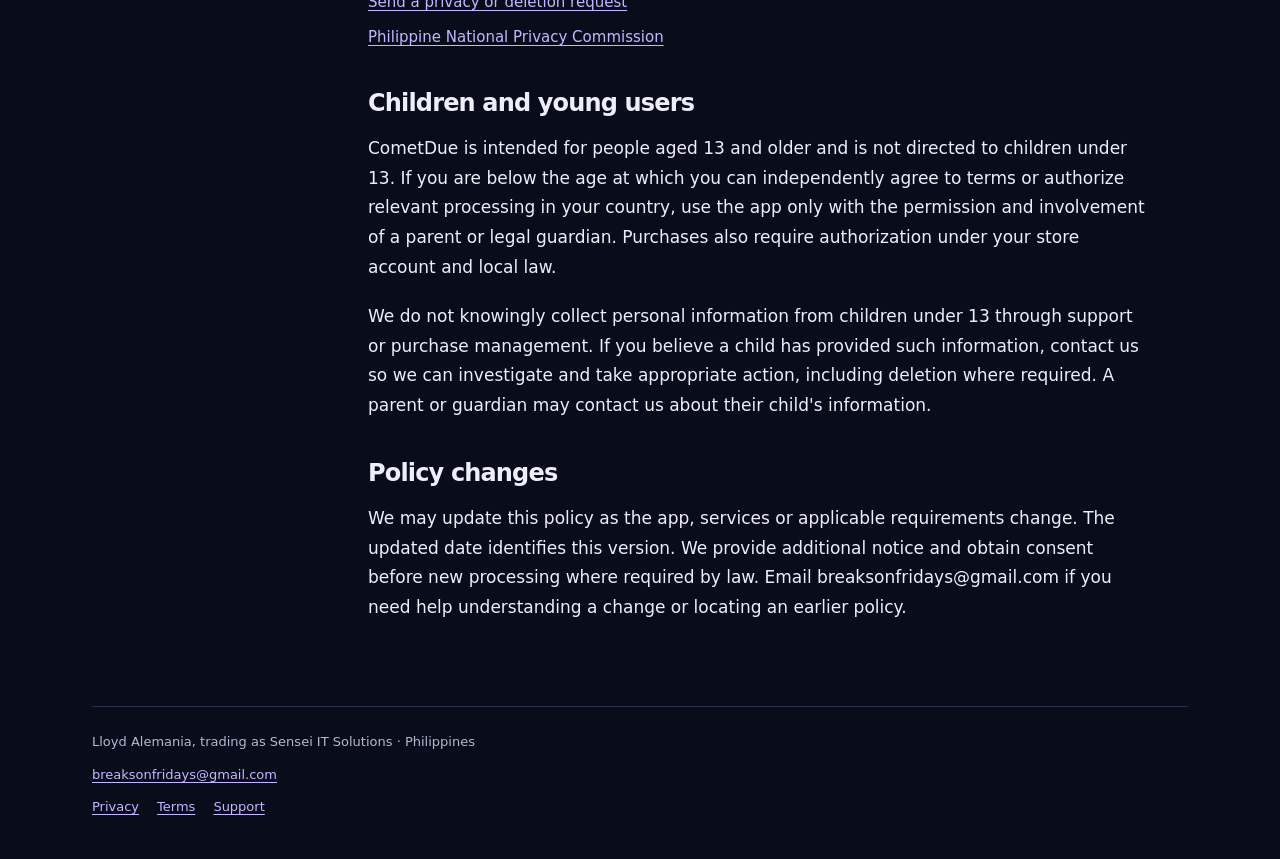
<file: privacy/index.html>
<!doctype html>
<html lang="en"><head><meta charset="utf-8"><meta name="viewport" content="width=device-width, initial-scale=1">
<meta name="theme-color" content="#090d1b"><meta name="description" content="How CometDue handles local records, purchases, backups and support requests.">
<title>Privacy Policy · CometDue</title><link rel="canonical" href="https://alemanialloyd.github.io/cometdue-legal/privacy/"><link rel="stylesheet" href="../assets/site.css"></head>
<body><a class="skip" href="#main">Skip to content</a><div class="shell">
<header class="top"><a class="brand" href="../"><span class="mark" aria-hidden="true">☄</span>CometDue</a><span class="top-note">Legal &amp; support</span></header>
<main class="layout" id="main"><aside class="side"><nav aria-label="Legal documents"><a href="../privacy/" aria-current="page">Privacy Policy</a><a href="../terms/">Terms of Use</a><a href="../refunds/">Purchases &amp; Refunds</a><a href="../data-deletion/">Data &amp; Deletion</a><a href="../support/">Support &amp; Contact</a><a href="../licenses/">Open-source Licenses</a></nav></aside>
<article><a class="back" href="../">← Legal &amp; support</a><header><p class="eyebrow">CometDue</p><h1>Privacy Policy</h1><p class="lead">How CometDue handles local records, purchases, backups and support requests.</p><p class="meta">Effective date: 2026-10-28<br>Lloyd Alemania, trading as Sensei IT Solutions</p></header>
<nav class="toc" aria-label="On this page"><p>ON THIS PAGE</p><ol><li><a href="#section-1-who-is-responsible">Who is responsible</a></li><li><a href="#section-2-records-stored-on-your-device">Records stored on your device</a></li><li><a href="#section-3-purchases-and-revenuecat">Purchases and RevenueCat</a></li><li><a href="#section-4-reminders-and-device-permissions">Reminders and device permissions</a></li><li><a href="#section-5-backups-exports-and-migration">Backups, exports and migration</a></li><li><a href="#section-6-support-correspondence">Support correspondence</a></li><li><a href="#section-7-our-public-website">Our public website</a></li><li><a href="#section-8-sharing-and-advertising">Sharing and advertising</a></li><li><a href="#section-9-purposes-and-legal-grounds">Purposes and legal grounds</a></li><li><a href="#section-10-retention-and-deletion">Retention and deletion</a></li><li><a href="#section-11-security-and-international-processing">Security and international processing</a></li><li><a href="#section-12-your-privacy-rights">Your privacy rights</a></li><li><a href="#section-13-children-and-young-users">Children and young users</a></li><li><a href="#section-14-policy-changes">Policy changes</a></li></ol></nav><section aria-labelledby="section-1-who-is-responsible"><h2 id="section-1-who-is-responsible">Who is responsible</h2><p>CometDue is published by Lloyd Alemania, trading as Sensei IT Solutions, a sole proprietorship based in the Philippines. In this policy, &#x27;we&#x27;, &#x27;us&#x27; and &#x27;our&#x27; refer to the publisher. This policy covers the CometDue app, our public legal and support pages, and support correspondence. For privacy questions or requests, email breaksonfridays@gmail.com.</p><p>CometDue is an offline-first bill tracker with no CometDue sign-up, account or financial-data server. Your bill and savings records are stored on your device. Purchases, device backups, files you choose to share and messages you send to support involve the separate services described below.</p><div class="links"><a href="mailto:breaksonfridays@gmail.com?subject=CometDue%20privacy%20request" rel="external">Contact privacy support</a></div></section><section aria-labelledby="section-2-records-stored-on-your-device"><h2 id="section-2-records-stored-on-your-device">Records stored on your device</h2><p>The app stores the information you enter: bill names and descriptions, categories, amounts, currencies, due dates, recurrence and reminder settings, recorded payment amounts and dates, payment notes, savings goals, contributions and notes. It also stores your planets, appearance choices, game history, streaks, achievements and preferences.</p><p>These records let the app display bills, calculate balances and forecasts, schedule local reminders and provide the game experience. CometDue does not upload these financial or game records to us or RevenueCat during ordinary use. We receive them only if you deliberately send them to us, for example in a support email or attachment.</p><p>CometDue does not connect to your bank, read bank accounts or pay bills. Marking a bill as paid records your entry; it does not transfer money. Do not put passwords, bank sign-in details or full payment-card details in notes or support messages.</p></section><section aria-labelledby="section-3-purchases-and-revenuecat"><h2 id="section-3-purchases-and-revenuecat">Purchases and RevenueCat</h2><p>Apple or Google processes payments for CometDue Pro Lifetime. We use RevenueCat to validate purchases, determine Pro access, restore purchases, recognize refunds or revocations, and view purchase reporting. RevenueCat&#x27;s purchase-management service starts when the app opens and can contact its servers even before you make a purchase.</p><p>RevenueCat uses a randomly generated app user ID rather than a CometDue account. It processes purchase history and related records, such as product and transaction identifiers, purchase receipts or tokens, purchase status and dates, and technical context needed to operate its service, such as platform, app and operating-system versions, locale and currency. A random ID is still a purchase identifier; it does not mean no data is processed.</p><p>We do not provide bill or savings records to RevenueCat. The app does not send a name, email address or advertising identifier through RevenueCat customer attributes. We do not receive your full payment-card details or your Apple or Google account password. A separate local cache keeps the last verified Pro status and verification time so paid access can remain available when the store cannot be reached.</p><div class="links"><a href="https://www.revenuecat.com/privacy" rel="external">RevenueCat privacy information</a><a href="https://www.revenuecat.com/dpa" rel="external">RevenueCat data processing terms</a><a href="https://www.apple.com/legal/privacy/en-ww/" rel="external">Apple Privacy Policy</a><a href="https://policies.google.com/privacy" rel="external">Google Privacy Policy</a></div></section><section aria-labelledby="section-4-reminders-and-device-permissions"><h2 id="section-4-reminders-and-device-permissions">Reminders and device permissions</h2><p>Reminders are scheduled on your device, rather than sent by a CometDue push-notification server. The app reads the device timezone to schedule them and uses operating-system background work to refresh upcoming reminders. You control reminder categories and timing in the app and notification permission in device settings.</p><p>Notifications can show a bill&#x27;s name, amount and due or overdue status on the lock screen, in notification history or on connected devices, depending on your settings. Adjust notification previews if you want to hide that information. File access and sharing are used when you choose a backup to import or an export destination.</p></section><section aria-labelledby="section-5-backups-exports-and-migration"><h2 id="section-5-backups-exports-and-migration">Backups, exports and migration</h2><p>Backup &amp; Restore creates a readable JSON file containing financial records, game history and selected preferences. CometDue does not add a password or application-level encryption to this file. You choose whether to save or share it through Files, email, a cloud drive or another app. The destination handles its copy under its own rules. Pro ownership is not included in a manual backup.</p><p>CometDue permits normal operating-system backup and restore. Depending on your device and settings, app data may be included in Apple, Google, computer or device-to-device backups and transfers. These are controlled by you and the operating system or backup provider. They are not a CometDue cloud-sync service and are not guaranteed to contain the latest changes.</p><p>Deleting local data does not delete external exports or existing device backups. Restoring an older backup may bring back information deleted from the current installation. Protect backup files and remove unwanted copies from their destinations separately.</p></section><section aria-labelledby="section-6-support-correspondence"><h2 id="section-6-support-correspondence">Support correspondence</h2><p>If you email us, we receive your email address, message, any name you provide, and any attachments or purchase references you include. We use them to answer your request, investigate issues, verify a purchase or privacy request when necessary, and maintain a record of the resolution. Our email provider processes messages to deliver and store correspondence.</p><p>Send only information needed for the request. Redact unrelated details from screenshots or receipts. Do not send your full bill backup unless necessary and you choose to share its contents. We do not use support correspondence to send advertising.</p></section><section aria-labelledby="section-7-our-public-website"><h2 id="section-7-our-public-website">Our public website</h2><p>Our public legal and support pages are hosted on GitHub Pages. GitHub logs visitors&#x27; IP addresses for security purposes, including when visitors are not signed in. GitHub handles hosting data under its privacy statement.</p><p>We do not add advertising trackers, analytics scripts or nonessential cookies to these legal pages. External links and email links open services with their own privacy practices. Do not place private bill data or purchase receipts in a public GitHub issue or repository.</p><div class="links"><a href="https://docs.github.com/en/pages/getting-started-with-github-pages/what-is-github-pages#data-collection" rel="external">GitHub Pages data collection</a><a href="https://docs.github.com/en/site-policy/privacy-policies/github-general-privacy-statement" rel="external">GitHub Privacy Statement</a></div></section><section aria-labelledby="section-8-sharing-and-advertising"><h2 id="section-8-sharing-and-advertising">Sharing and advertising</h2><p>We do not sell personal information, display third-party ads or share data for cross-context behavioral advertising. CometDue has no separate behavioral analytics SDK or advertising identifier integration. RevenueCat purchase reporting is used for purchase administration and understanding sales, not to track bills or activity across other apps.</p><p>Service providers processing personal data on our behalf must protect it consistently with this policy and applicable law and use it to provide their services to us. Apple, Google, GitHub and destinations you choose for backups also process data for their own services under their policies. We may disclose information we hold when required by law, to respond to a lawful request or when reasonably necessary to protect legal rights, security or people. We limit disclosure to what is appropriate for that purpose.</p></section><section aria-labelledby="section-9-purposes-and-legal-grounds"><h2 id="section-9-purposes-and-legal-grounds">Purposes and legal grounds</h2><p>Where a legal basis is required, we process information as necessary to provide the app and purchased features, respond to requests and fulfill our agreement with you; for legitimate interests in operating a secure app, administering purchases, understanding sales and resolving support issues; and to meet applicable legal obligations. Where applicable law requires consent, we rely on that consent and allow its withdrawal.</p><p>Revoke notification permission through device settings. Contact us about other consent-based processing or objections. Withdrawal does not affect processing lawful before withdrawal or processing with another lawful basis. Forecasts and game outcomes are calculated from your entries; we do not use them for lending, credit or other decisions with legal or similarly significant effects about you.</p></section><section aria-labelledby="section-10-retention-and-deletion"><h2 id="section-10-retention-and-deletion">Retention and deletion</h2><p>Local records remain until removed or you use Settings &gt; Delete local data. Ordinary bill deletion can preserve payment and historical records; it is not a complete reset. The full local deletion action clears financial and game records and preferences, cancels CometDue notifications, and removes backup exports and import copies managed inside the app. It returns the app to its initial setup.</p><p>A local reset does not remove store purchase ownership or the separate local Pro entitlement cache. It does not delete Apple, Google or RevenueCat purchase records, support correspondence, external exports or device backups. These require separate action.</p><p>We keep support correspondence and purchase-related records accessible to us only as long as needed for the relevant service, follow-up, purchase restoration, security, legal compliance or resolution of disputes. Providers may retain records independently required for their own legal obligations. On a deletion request, we assess the records we hold, remove those no longer needed and explain any applicable retention reason. There is no server copy of your local bills for us to retrieve or erase remotely.</p></section><section aria-labelledby="section-11-security-and-international-processing"><h2 id="section-11-security-and-international-processing">Security and international processing</h2><p>Local records rely on the operating system&#x27;s app-storage and device-security protections. CometDue does not add a separate database password or its own encryption layer to financial records or JSON exports. RevenueCat encrypts its service data in transit. No storage or transmission method guarantees complete security. Use a device passcode, keep your device updated and protect backup destinations.</p><p>We are based in the Philippines. Providers may process information in the United States and other countries where they operate, which may have different privacy laws. Where applicable law requires safeguards for international transfers, we use the required safeguards, including appropriate contractual protections. Contact us for information about safeguards relevant to your request.</p></section><section aria-labelledby="section-12-your-privacy-rights"><h2 id="section-12-your-privacy-rights">Your privacy rights</h2><p>Depending on your location and applicable law, you may have rights to be informed, access information, correct it, receive a portable copy, request deletion, restrict or object to processing, withdraw consent and complain to a privacy regulator. These may include rights under the Philippine Data Privacy Act, the EU or UK GDPR and other regional laws. We do not discriminate against you for exercising applicable rights.</p><p>View and edit local records in the app, export them using Backup &amp; Restore, and erase the installation&#x27;s records using Delete local data. For support messages or purchase data we can access, email breaksonfridays@gmail.com. You can make a request without installing the app. Explain your request and provide the information needed to locate a record, such as the address used for support or a relevant store transaction reference. We may ask for proportionate verification, but never your password or full card details.</p><p>We respond within the period required by the law applicable to your request. If a legal exception applies, we explain it. You may complain to the Philippine National Privacy Commission or your local data-protection authority without first contacting us.</p><div class="links"><a href="mailto:breaksonfridays@gmail.com?subject=CometDue%20privacy%20request" rel="external">Send a privacy or deletion request</a><a href="https://privacy.gov.ph/" rel="external">Philippine National Privacy Commission</a></div></section><section aria-labelledby="section-13-children-and-young-users"><h2 id="section-13-children-and-young-users">Children and young users</h2><p>CometDue is intended for people aged 13 and older and is not directed to children under 13. If you are below the age at which you can independently agree to terms or authorize relevant processing in your country, use the app only with the permission and involvement of a parent or legal guardian. Purchases also require authorization under your store account and local law.</p><p>We do not knowingly collect personal information from children under 13 through support or purchase management. If you believe a child has provided such information, contact us so we can investigate and take appropriate action, including deletion where required. A parent or guardian may contact us about their child&#x27;s information.</p></section><section aria-labelledby="section-14-policy-changes"><h2 id="section-14-policy-changes">Policy changes</h2><p>We may update this policy as the app, services or applicable requirements change. The updated date identifies this version. We provide additional notice and obtain consent before new processing where required by law. Email breaksonfridays@gmail.com if you need help understanding a change or locating an earlier policy.</p></section></article></main>
<footer class="footer"><p>Lloyd Alemania, trading as Sensei IT Solutions · Philippines</p><p><a href="mailto:breaksonfridays@gmail.com">breaksonfridays@gmail.com</a></p><a href="../privacy/">Privacy</a><a href="../terms/">Terms</a><a href="../support/">Support</a></footer>
</div></body></html>
</file>
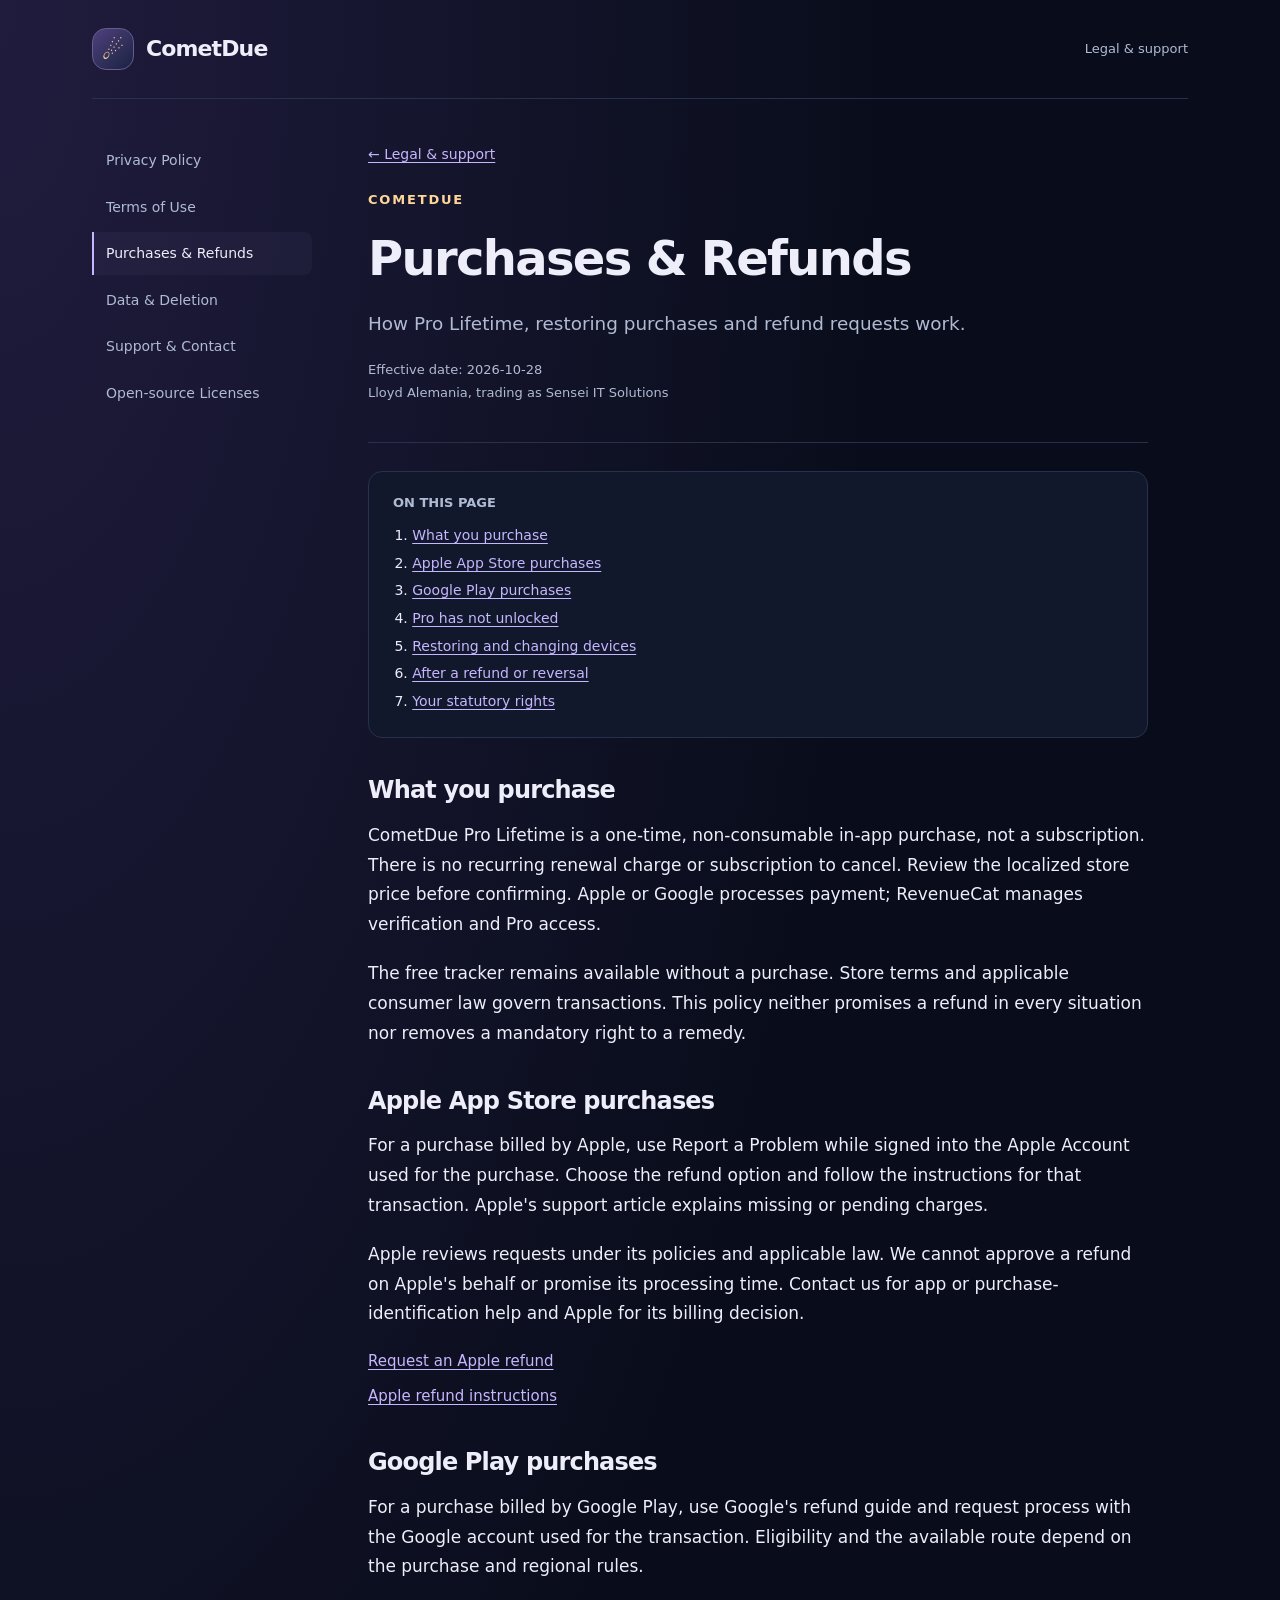
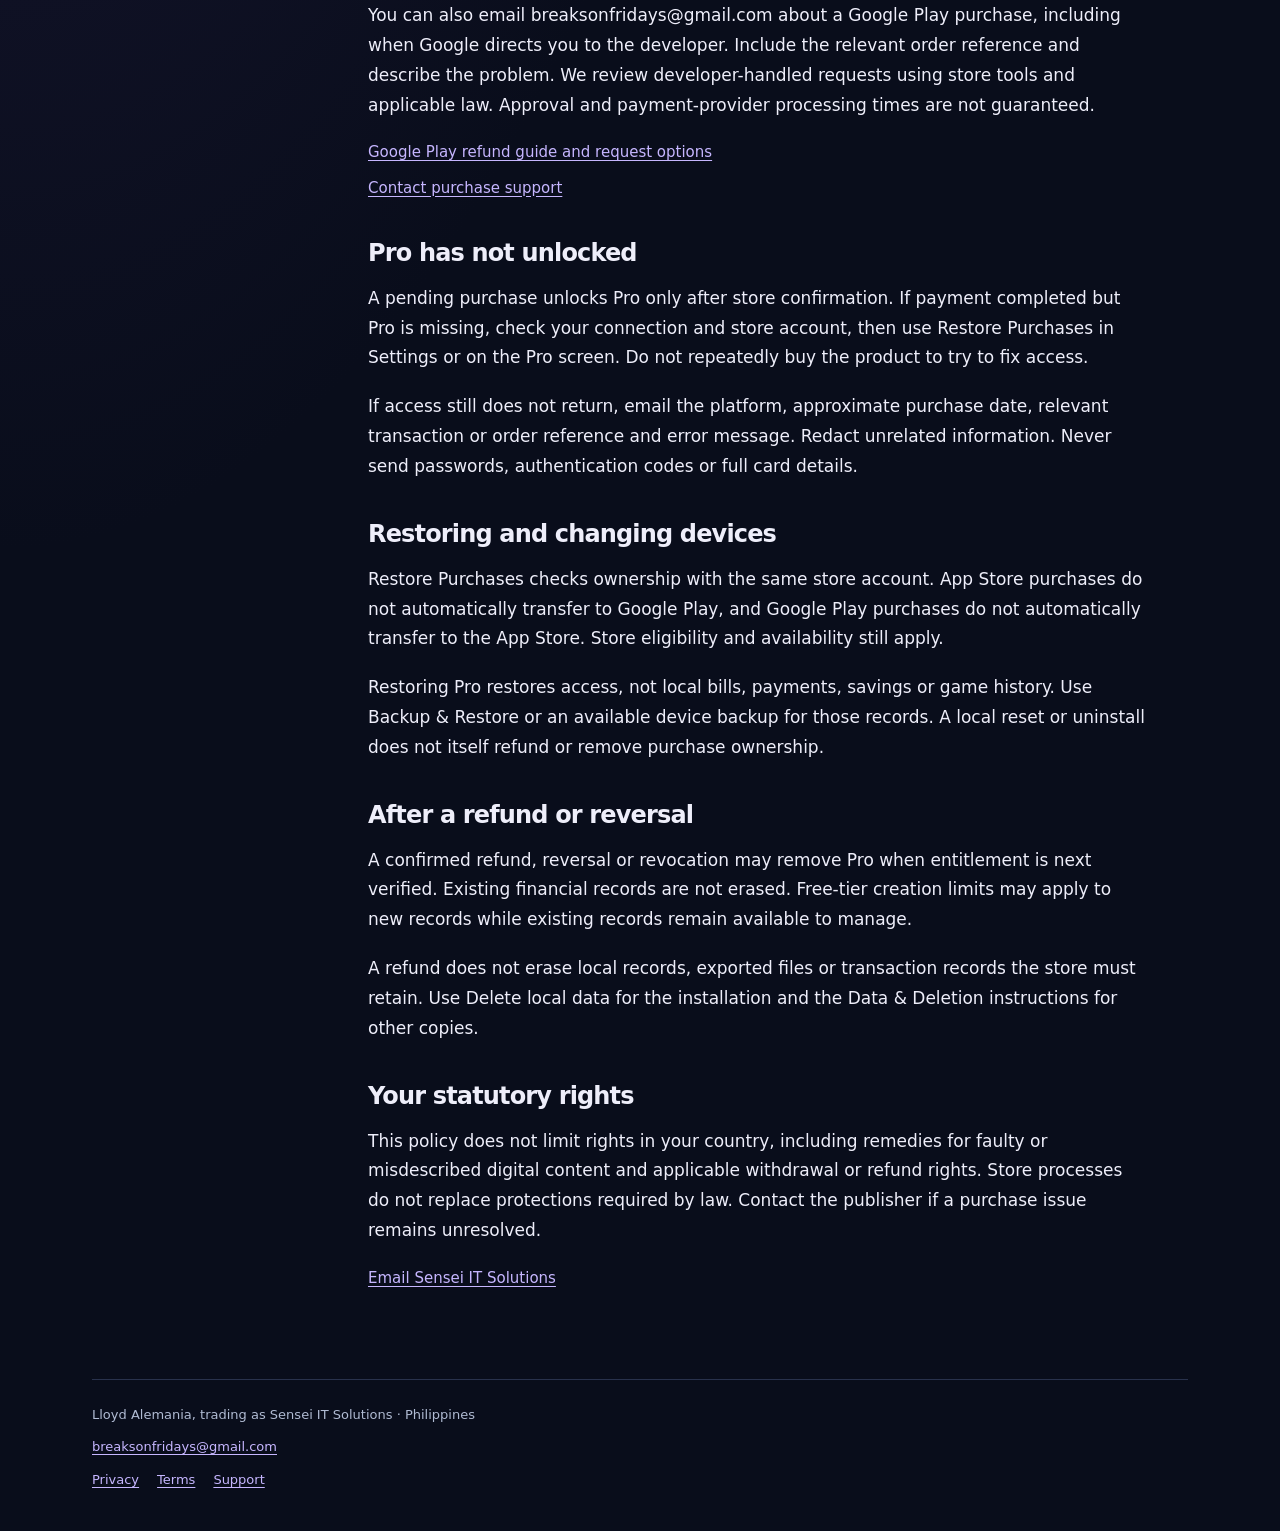
<file: refunds/index.html>
<!doctype html>
<html lang="en"><head><meta charset="utf-8"><meta name="viewport" content="width=device-width, initial-scale=1">
<meta name="theme-color" content="#090d1b"><meta name="description" content="How Pro Lifetime, restoring purchases and refund requests work.">
<title>Purchases &amp; Refunds · CometDue</title><link rel="canonical" href="https://alemanialloyd.github.io/cometdue-legal/refunds/"><link rel="stylesheet" href="../assets/site.css"></head>
<body><a class="skip" href="#main">Skip to content</a><div class="shell">
<header class="top"><a class="brand" href="../"><span class="mark" aria-hidden="true">☄</span>CometDue</a><span class="top-note">Legal &amp; support</span></header>
<main class="layout" id="main"><aside class="side"><nav aria-label="Legal documents"><a href="../privacy/">Privacy Policy</a><a href="../terms/">Terms of Use</a><a href="../refunds/" aria-current="page">Purchases &amp; Refunds</a><a href="../data-deletion/">Data &amp; Deletion</a><a href="../support/">Support &amp; Contact</a><a href="../licenses/">Open-source Licenses</a></nav></aside>
<article><a class="back" href="../">← Legal &amp; support</a><header><p class="eyebrow">CometDue</p><h1>Purchases &amp; Refunds</h1><p class="lead">How Pro Lifetime, restoring purchases and refund requests work.</p><p class="meta">Effective date: 2026-10-28<br>Lloyd Alemania, trading as Sensei IT Solutions</p></header>
<nav class="toc" aria-label="On this page"><p>ON THIS PAGE</p><ol><li><a href="#section-1-what-you-purchase">What you purchase</a></li><li><a href="#section-2-apple-app-store-purchases">Apple App Store purchases</a></li><li><a href="#section-3-google-play-purchases">Google Play purchases</a></li><li><a href="#section-4-pro-has-not-unlocked">Pro has not unlocked</a></li><li><a href="#section-5-restoring-and-changing-devices">Restoring and changing devices</a></li><li><a href="#section-6-after-a-refund-or-reversal">After a refund or reversal</a></li><li><a href="#section-7-your-statutory-rights">Your statutory rights</a></li></ol></nav><section aria-labelledby="section-1-what-you-purchase"><h2 id="section-1-what-you-purchase">What you purchase</h2><p>CometDue Pro Lifetime is a one-time, non-consumable in-app purchase, not a subscription. There is no recurring renewal charge or subscription to cancel. Review the localized store price before confirming. Apple or Google processes payment; RevenueCat manages verification and Pro access.</p><p>The free tracker remains available without a purchase. Store terms and applicable consumer law govern transactions. This policy neither promises a refund in every situation nor removes a mandatory right to a remedy.</p></section><section aria-labelledby="section-2-apple-app-store-purchases"><h2 id="section-2-apple-app-store-purchases">Apple App Store purchases</h2><p>For a purchase billed by Apple, use Report a Problem while signed into the Apple Account used for the purchase. Choose the refund option and follow the instructions for that transaction. Apple&#x27;s support article explains missing or pending charges.</p><p>Apple reviews requests under its policies and applicable law. We cannot approve a refund on Apple&#x27;s behalf or promise its processing time. Contact us for app or purchase-identification help and Apple for its billing decision.</p><div class="links"><a href="https://reportaproblem.apple.com/" rel="external">Request an Apple refund</a><a href="https://support.apple.com/en-us/118223" rel="external">Apple refund instructions</a></div></section><section aria-labelledby="section-3-google-play-purchases"><h2 id="section-3-google-play-purchases">Google Play purchases</h2><p>For a purchase billed by Google Play, use Google&#x27;s refund guide and request process with the Google account used for the transaction. Eligibility and the available route depend on the purchase and regional rules.</p><p>You can also email breaksonfridays@gmail.com about a Google Play purchase, including when Google directs you to the developer. Include the relevant order reference and describe the problem. We review developer-handled requests using store tools and applicable law. Approval and payment-provider processing times are not guaranteed.</p><div class="links"><a href="https://support.google.com/googleplay/answer/2479637?hl=en" rel="external">Google Play refund guide and request options</a><a href="mailto:breaksonfridays@gmail.com?subject=CometDue%20purchase%20or%20refund" rel="external">Contact purchase support</a></div></section><section aria-labelledby="section-4-pro-has-not-unlocked"><h2 id="section-4-pro-has-not-unlocked">Pro has not unlocked</h2><p>A pending purchase unlocks Pro only after store confirmation. If payment completed but Pro is missing, check your connection and store account, then use Restore Purchases in Settings or on the Pro screen. Do not repeatedly buy the product to try to fix access.</p><p>If access still does not return, email the platform, approximate purchase date, relevant transaction or order reference and error message. Redact unrelated information. Never send passwords, authentication codes or full card details.</p></section><section aria-labelledby="section-5-restoring-and-changing-devices"><h2 id="section-5-restoring-and-changing-devices">Restoring and changing devices</h2><p>Restore Purchases checks ownership with the same store account. App Store purchases do not automatically transfer to Google Play, and Google Play purchases do not automatically transfer to the App Store. Store eligibility and availability still apply.</p><p>Restoring Pro restores access, not local bills, payments, savings or game history. Use Backup &amp; Restore or an available device backup for those records. A local reset or uninstall does not itself refund or remove purchase ownership.</p></section><section aria-labelledby="section-6-after-a-refund-or-reversal"><h2 id="section-6-after-a-refund-or-reversal">After a refund or reversal</h2><p>A confirmed refund, reversal or revocation may remove Pro when entitlement is next verified. Existing financial records are not erased. Free-tier creation limits may apply to new records while existing records remain available to manage.</p><p>A refund does not erase local records, exported files or transaction records the store must retain. Use Delete local data for the installation and the Data &amp; Deletion instructions for other copies.</p></section><section aria-labelledby="section-7-your-statutory-rights"><h2 id="section-7-your-statutory-rights">Your statutory rights</h2><p>This policy does not limit rights in your country, including remedies for faulty or misdescribed digital content and applicable withdrawal or refund rights. Store processes do not replace protections required by law. Contact the publisher if a purchase issue remains unresolved.</p><div class="links"><a href="mailto:breaksonfridays@gmail.com?subject=CometDue%20purchase%20issue" rel="external">Email Sensei IT Solutions</a></div></section></article></main>
<footer class="footer"><p>Lloyd Alemania, trading as Sensei IT Solutions · Philippines</p><p><a href="mailto:breaksonfridays@gmail.com">breaksonfridays@gmail.com</a></p><a href="../privacy/">Privacy</a><a href="../terms/">Terms</a><a href="../support/">Support</a></footer>
</div></body></html>
</file>
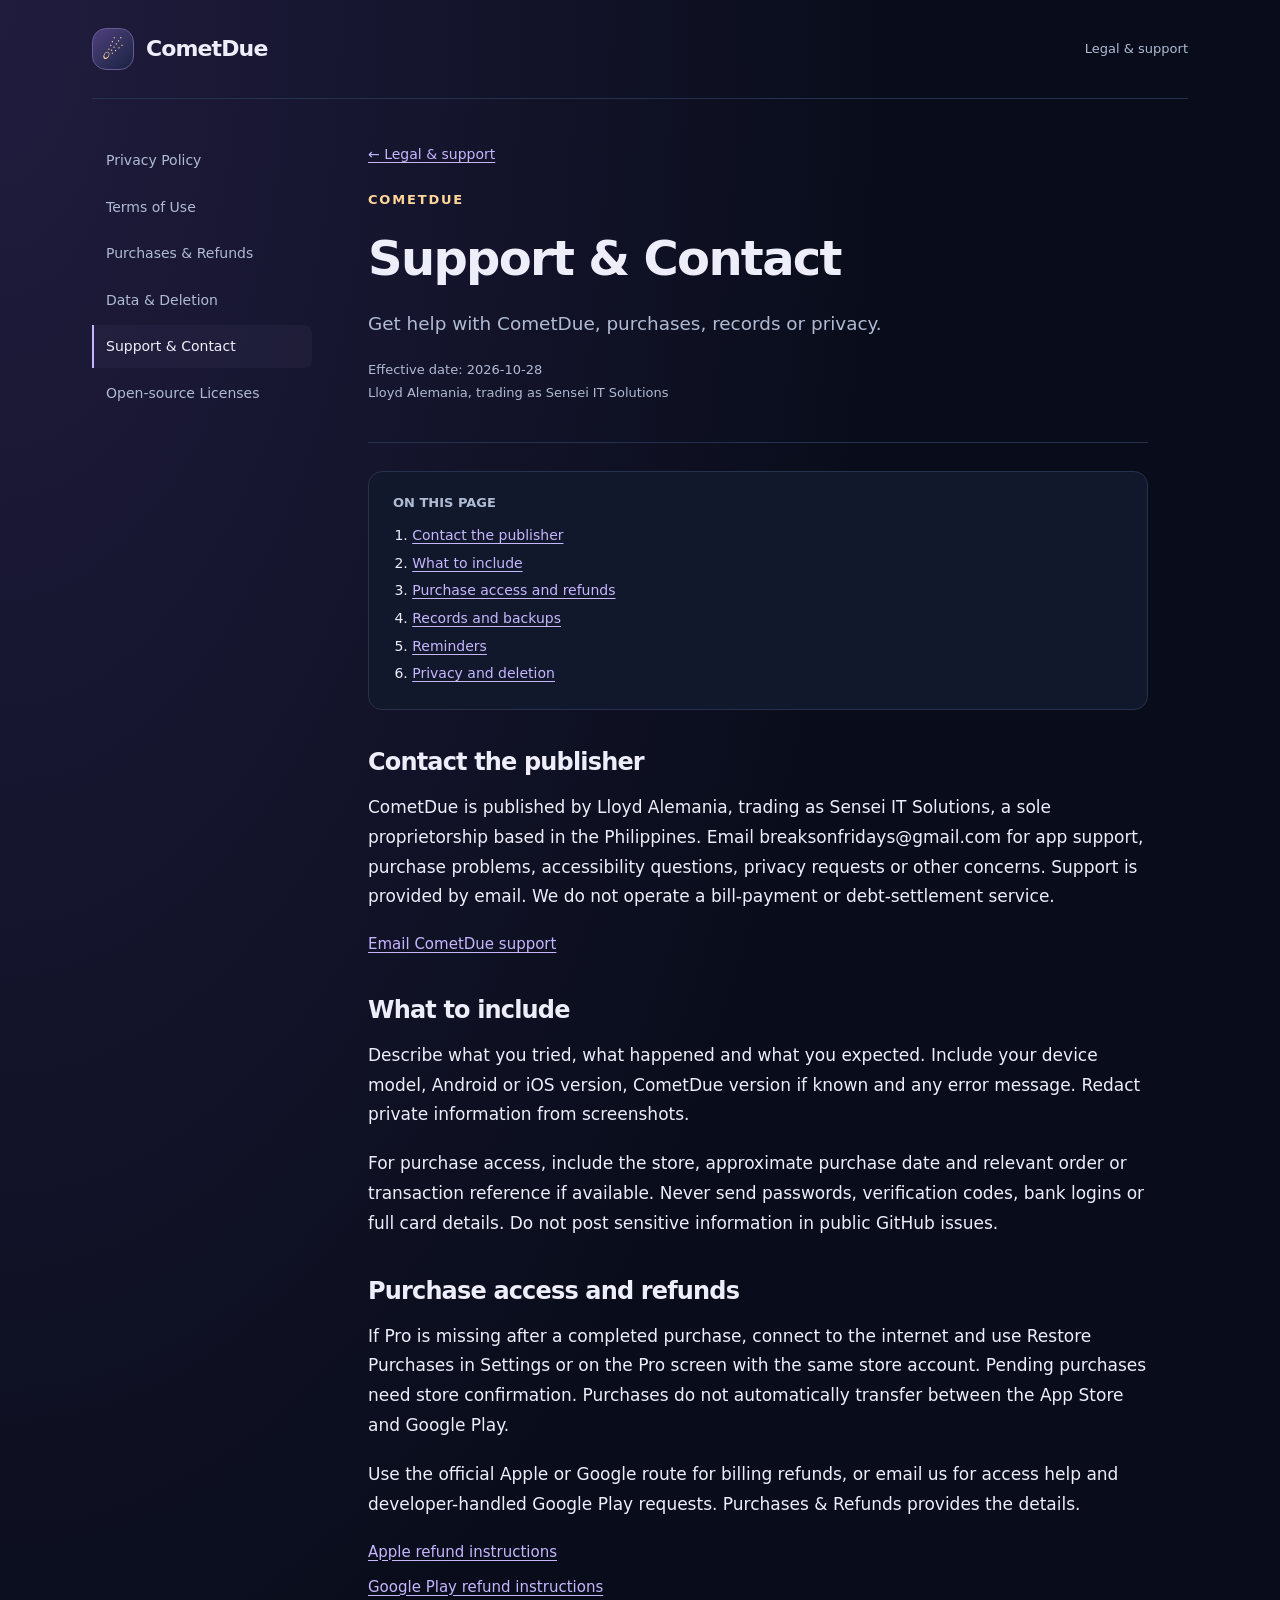
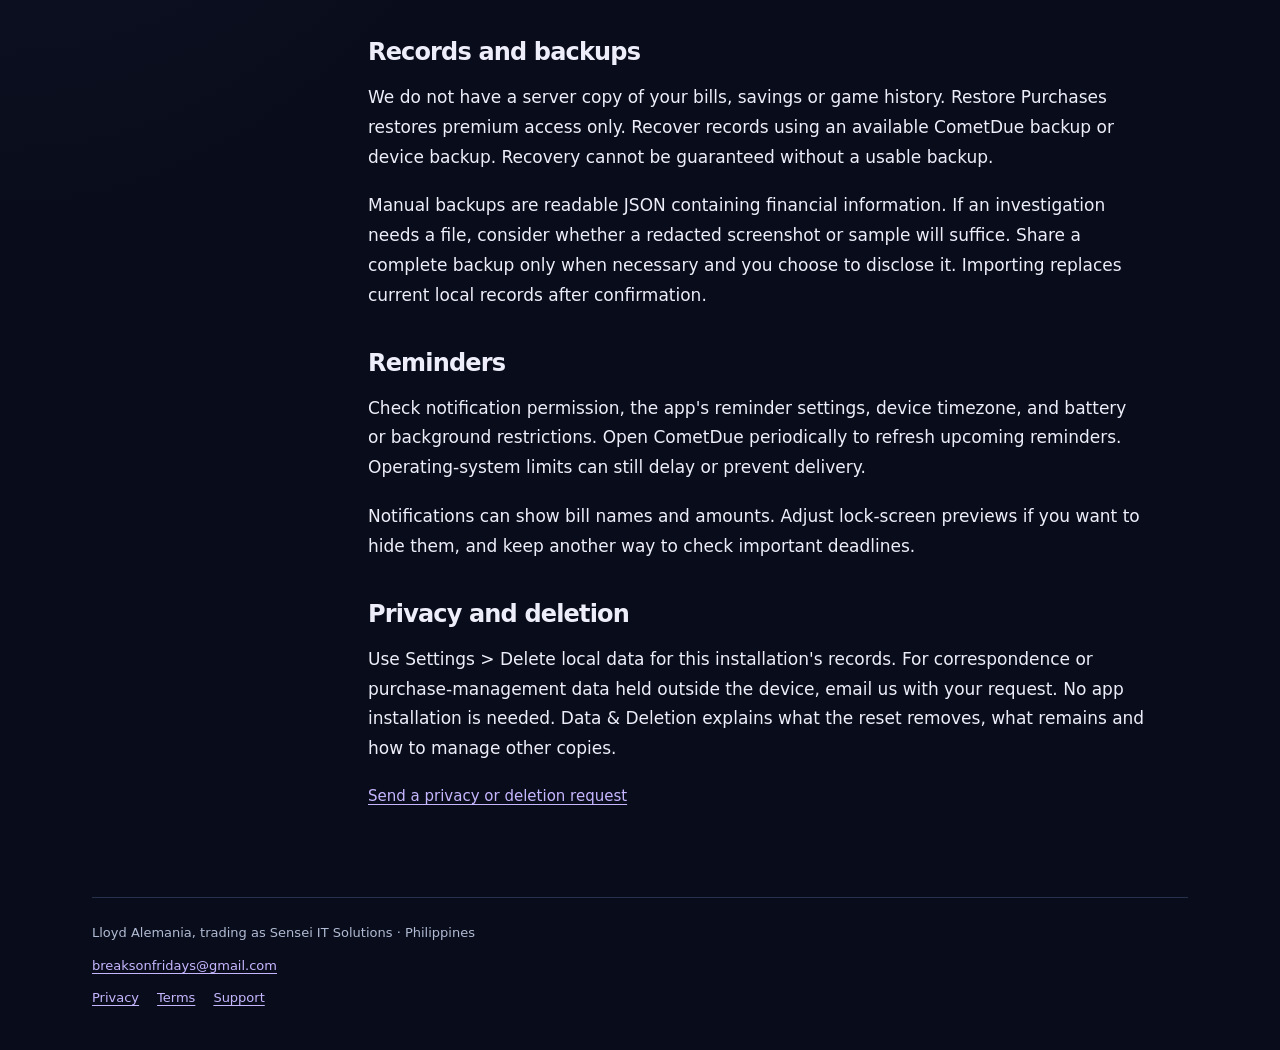
<file: support/index.html>
<!doctype html>
<html lang="en"><head><meta charset="utf-8"><meta name="viewport" content="width=device-width, initial-scale=1">
<meta name="theme-color" content="#090d1b"><meta name="description" content="Get help with CometDue, purchases, records or privacy.">
<title>Support &amp; Contact · CometDue</title><link rel="canonical" href="https://alemanialloyd.github.io/cometdue-legal/support/"><link rel="stylesheet" href="../assets/site.css"></head>
<body><a class="skip" href="#main">Skip to content</a><div class="shell">
<header class="top"><a class="brand" href="../"><span class="mark" aria-hidden="true">☄</span>CometDue</a><span class="top-note">Legal &amp; support</span></header>
<main class="layout" id="main"><aside class="side"><nav aria-label="Legal documents"><a href="../privacy/">Privacy Policy</a><a href="../terms/">Terms of Use</a><a href="../refunds/">Purchases &amp; Refunds</a><a href="../data-deletion/">Data &amp; Deletion</a><a href="../support/" aria-current="page">Support &amp; Contact</a><a href="../licenses/">Open-source Licenses</a></nav></aside>
<article><a class="back" href="../">← Legal &amp; support</a><header><p class="eyebrow">CometDue</p><h1>Support &amp; Contact</h1><p class="lead">Get help with CometDue, purchases, records or privacy.</p><p class="meta">Effective date: 2026-10-28<br>Lloyd Alemania, trading as Sensei IT Solutions</p></header>
<nav class="toc" aria-label="On this page"><p>ON THIS PAGE</p><ol><li><a href="#section-1-contact-the-publisher">Contact the publisher</a></li><li><a href="#section-2-what-to-include">What to include</a></li><li><a href="#section-3-purchase-access-and-refunds">Purchase access and refunds</a></li><li><a href="#section-4-records-and-backups">Records and backups</a></li><li><a href="#section-5-reminders">Reminders</a></li><li><a href="#section-6-privacy-and-deletion">Privacy and deletion</a></li></ol></nav><section aria-labelledby="section-1-contact-the-publisher"><h2 id="section-1-contact-the-publisher">Contact the publisher</h2><p>CometDue is published by Lloyd Alemania, trading as Sensei IT Solutions, a sole proprietorship based in the Philippines. Email breaksonfridays@gmail.com for app support, purchase problems, accessibility questions, privacy requests or other concerns. Support is provided by email. We do not operate a bill-payment or debt-settlement service.</p><div class="links"><a href="mailto:breaksonfridays@gmail.com?subject=CometDue%20support" rel="external">Email CometDue support</a></div></section><section aria-labelledby="section-2-what-to-include"><h2 id="section-2-what-to-include">What to include</h2><p>Describe what you tried, what happened and what you expected. Include your device model, Android or iOS version, CometDue version if known and any error message. Redact private information from screenshots.</p><p>For purchase access, include the store, approximate purchase date and relevant order or transaction reference if available. Never send passwords, verification codes, bank logins or full card details. Do not post sensitive information in public GitHub issues.</p></section><section aria-labelledby="section-3-purchase-access-and-refunds"><h2 id="section-3-purchase-access-and-refunds">Purchase access and refunds</h2><p>If Pro is missing after a completed purchase, connect to the internet and use Restore Purchases in Settings or on the Pro screen with the same store account. Pending purchases need store confirmation. Purchases do not automatically transfer between the App Store and Google Play.</p><p>Use the official Apple or Google route for billing refunds, or email us for access help and developer-handled Google Play requests. Purchases &amp; Refunds provides the details.</p><div class="links"><a href="https://support.apple.com/en-us/118223" rel="external">Apple refund instructions</a><a href="https://support.google.com/googleplay/answer/2479637?hl=en" rel="external">Google Play refund instructions</a></div></section><section aria-labelledby="section-4-records-and-backups"><h2 id="section-4-records-and-backups">Records and backups</h2><p>We do not have a server copy of your bills, savings or game history. Restore Purchases restores premium access only. Recover records using an available CometDue backup or device backup. Recovery cannot be guaranteed without a usable backup.</p><p>Manual backups are readable JSON containing financial information. If an investigation needs a file, consider whether a redacted screenshot or sample will suffice. Share a complete backup only when necessary and you choose to disclose it. Importing replaces current local records after confirmation.</p></section><section aria-labelledby="section-5-reminders"><h2 id="section-5-reminders">Reminders</h2><p>Check notification permission, the app&#x27;s reminder settings, device timezone, and battery or background restrictions. Open CometDue periodically to refresh upcoming reminders. Operating-system limits can still delay or prevent delivery.</p><p>Notifications can show bill names and amounts. Adjust lock-screen previews if you want to hide them, and keep another way to check important deadlines.</p></section><section aria-labelledby="section-6-privacy-and-deletion"><h2 id="section-6-privacy-and-deletion">Privacy and deletion</h2><p>Use Settings &gt; Delete local data for this installation&#x27;s records. For correspondence or purchase-management data held outside the device, email us with your request. No app installation is needed. Data &amp; Deletion explains what the reset removes, what remains and how to manage other copies.</p><div class="links"><a href="mailto:breaksonfridays@gmail.com?subject=CometDue%20privacy%20or%20deletion%20request" rel="external">Send a privacy or deletion request</a></div></section></article></main>
<footer class="footer"><p>Lloyd Alemania, trading as Sensei IT Solutions · Philippines</p><p><a href="mailto:breaksonfridays@gmail.com">breaksonfridays@gmail.com</a></p><a href="../privacy/">Privacy</a><a href="../terms/">Terms</a><a href="../support/">Support</a></footer>
</div></body></html>
</file>
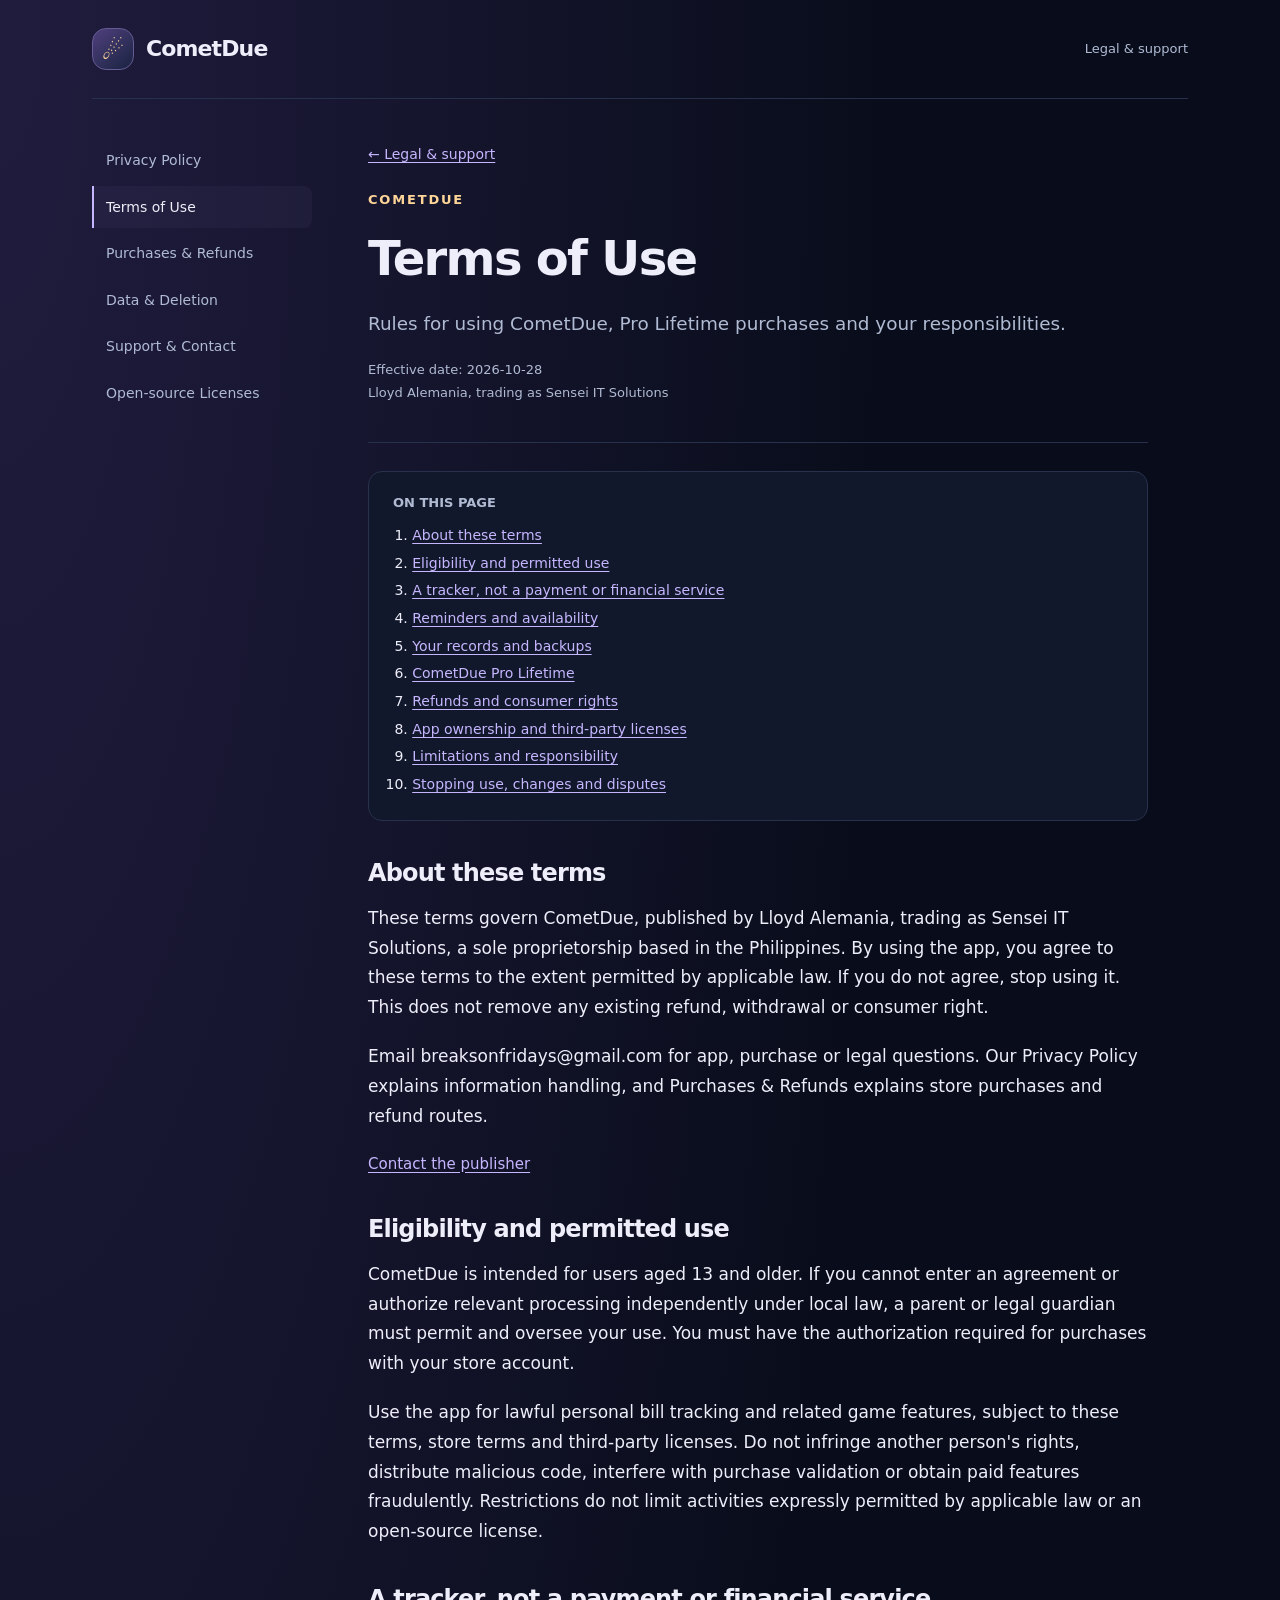
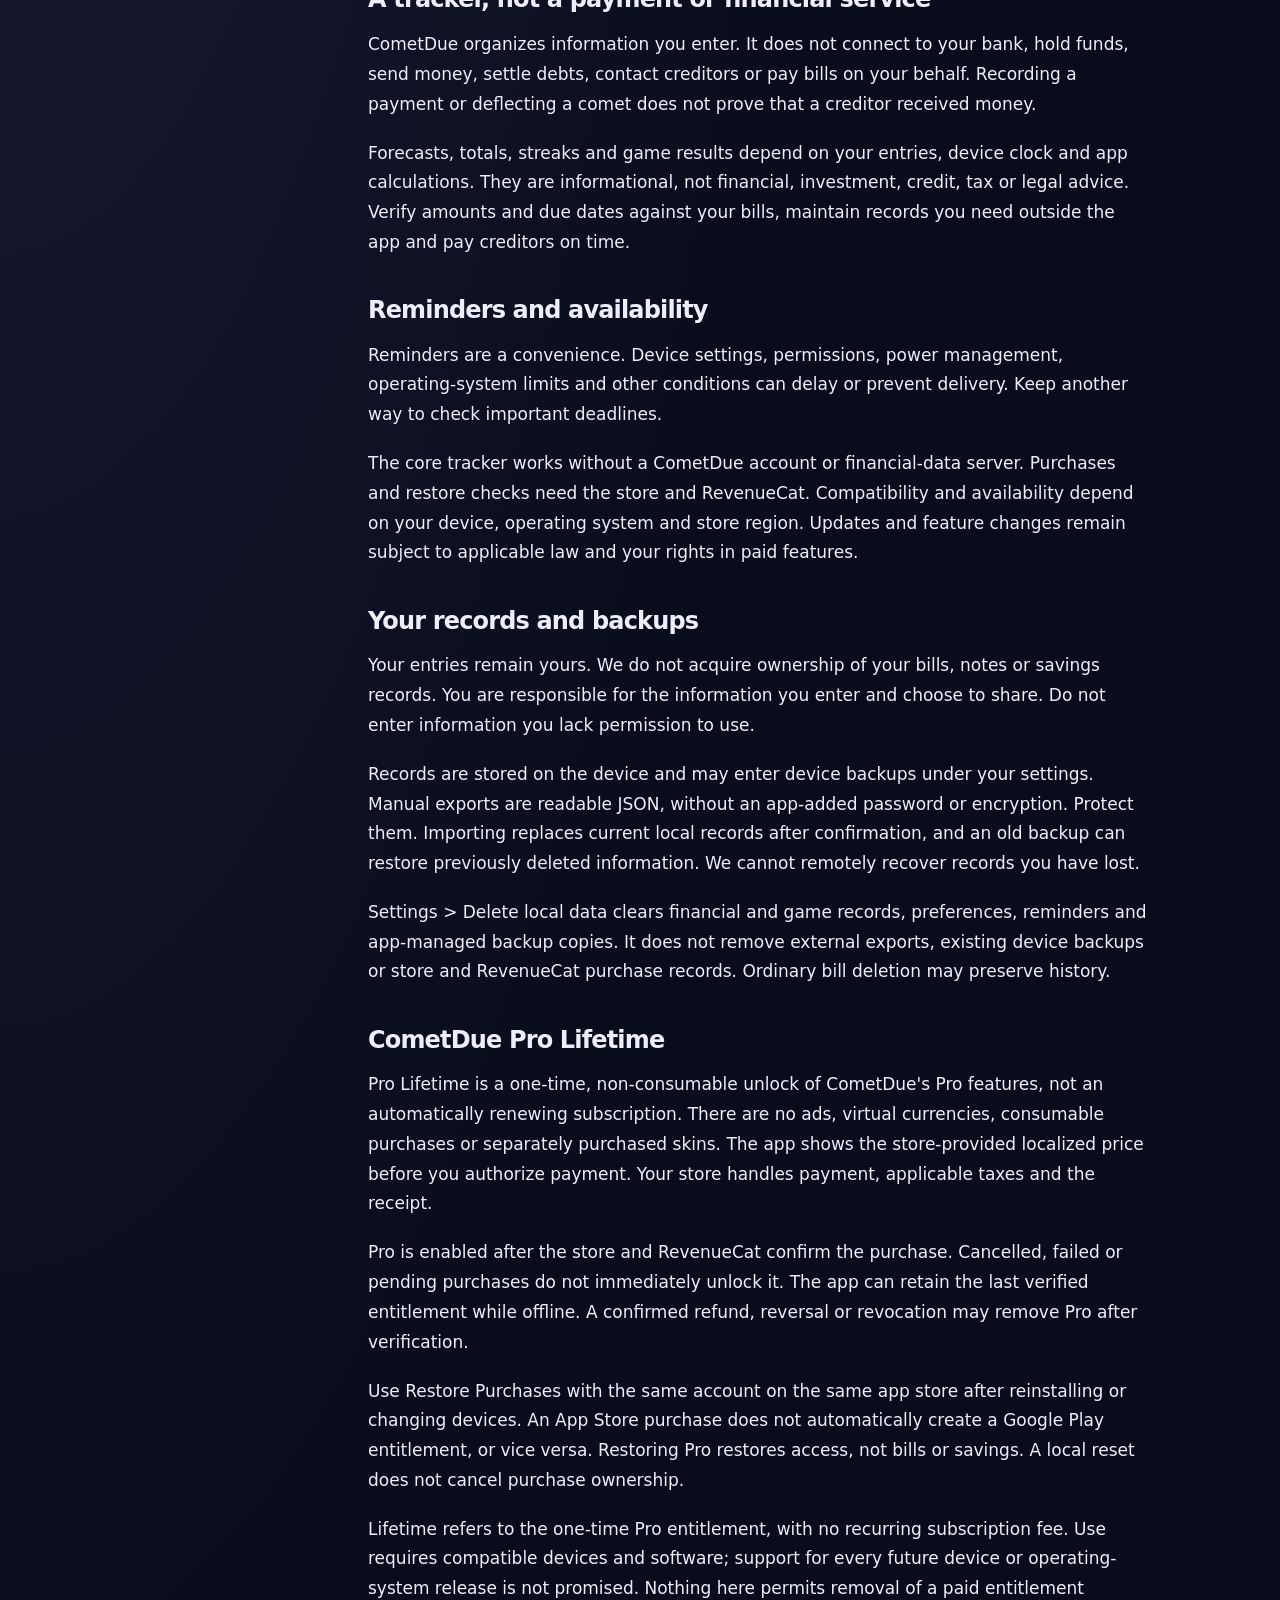
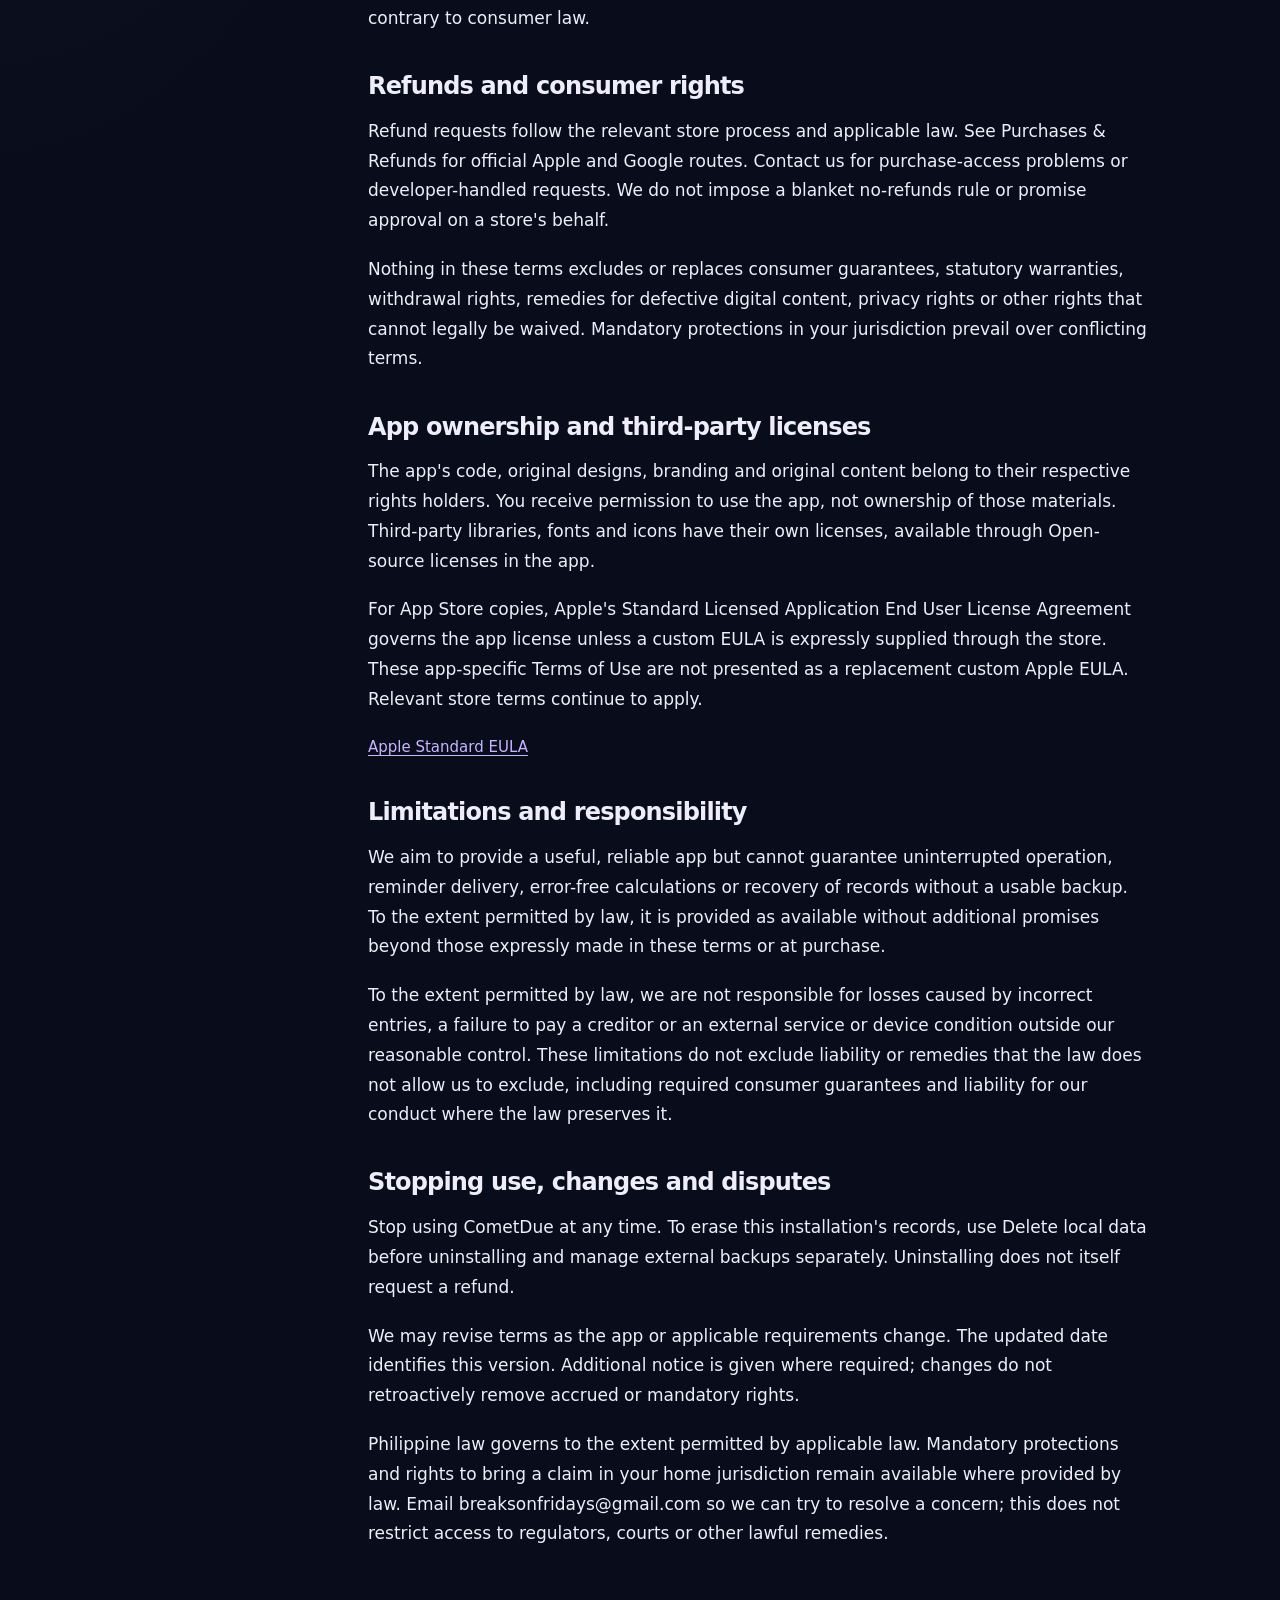
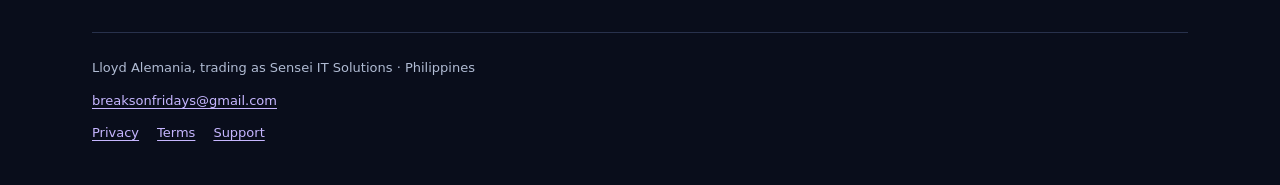
<file: terms/index.html>
<!doctype html>
<html lang="en"><head><meta charset="utf-8"><meta name="viewport" content="width=device-width, initial-scale=1">
<meta name="theme-color" content="#090d1b"><meta name="description" content="Rules for using CometDue, Pro Lifetime purchases and your responsibilities.">
<title>Terms of Use · CometDue</title><link rel="canonical" href="https://alemanialloyd.github.io/cometdue-legal/terms/"><link rel="stylesheet" href="../assets/site.css"></head>
<body><a class="skip" href="#main">Skip to content</a><div class="shell">
<header class="top"><a class="brand" href="../"><span class="mark" aria-hidden="true">☄</span>CometDue</a><span class="top-note">Legal &amp; support</span></header>
<main class="layout" id="main"><aside class="side"><nav aria-label="Legal documents"><a href="../privacy/">Privacy Policy</a><a href="../terms/" aria-current="page">Terms of Use</a><a href="../refunds/">Purchases &amp; Refunds</a><a href="../data-deletion/">Data &amp; Deletion</a><a href="../support/">Support &amp; Contact</a><a href="../licenses/">Open-source Licenses</a></nav></aside>
<article><a class="back" href="../">← Legal &amp; support</a><header><p class="eyebrow">CometDue</p><h1>Terms of Use</h1><p class="lead">Rules for using CometDue, Pro Lifetime purchases and your responsibilities.</p><p class="meta">Effective date: 2026-10-28<br>Lloyd Alemania, trading as Sensei IT Solutions</p></header>
<nav class="toc" aria-label="On this page"><p>ON THIS PAGE</p><ol><li><a href="#section-1-about-these-terms">About these terms</a></li><li><a href="#section-2-eligibility-and-permitted-use">Eligibility and permitted use</a></li><li><a href="#section-3-a-tracker-not-a-payment-or-financial-service">A tracker, not a payment or financial service</a></li><li><a href="#section-4-reminders-and-availability">Reminders and availability</a></li><li><a href="#section-5-your-records-and-backups">Your records and backups</a></li><li><a href="#section-6-cometdue-pro-lifetime">CometDue Pro Lifetime</a></li><li><a href="#section-7-refunds-and-consumer-rights">Refunds and consumer rights</a></li><li><a href="#section-8-app-ownership-and-third-party-licenses">App ownership and third-party licenses</a></li><li><a href="#section-9-limitations-and-responsibility">Limitations and responsibility</a></li><li><a href="#section-10-stopping-use-changes-and-disputes">Stopping use, changes and disputes</a></li></ol></nav><section aria-labelledby="section-1-about-these-terms"><h2 id="section-1-about-these-terms">About these terms</h2><p>These terms govern CometDue, published by Lloyd Alemania, trading as Sensei IT Solutions, a sole proprietorship based in the Philippines. By using the app, you agree to these terms to the extent permitted by applicable law. If you do not agree, stop using it. This does not remove any existing refund, withdrawal or consumer right.</p><p>Email breaksonfridays@gmail.com for app, purchase or legal questions. Our Privacy Policy explains information handling, and Purchases &amp; Refunds explains store purchases and refund routes.</p><div class="links"><a href="mailto:breaksonfridays@gmail.com?subject=CometDue%20question" rel="external">Contact the publisher</a></div></section><section aria-labelledby="section-2-eligibility-and-permitted-use"><h2 id="section-2-eligibility-and-permitted-use">Eligibility and permitted use</h2><p>CometDue is intended for users aged 13 and older. If you cannot enter an agreement or authorize relevant processing independently under local law, a parent or legal guardian must permit and oversee your use. You must have the authorization required for purchases with your store account.</p><p>Use the app for lawful personal bill tracking and related game features, subject to these terms, store terms and third-party licenses. Do not infringe another person&#x27;s rights, distribute malicious code, interfere with purchase validation or obtain paid features fraudulently. Restrictions do not limit activities expressly permitted by applicable law or an open-source license.</p></section><section aria-labelledby="section-3-a-tracker-not-a-payment-or-financial-service"><h2 id="section-3-a-tracker-not-a-payment-or-financial-service">A tracker, not a payment or financial service</h2><p>CometDue organizes information you enter. It does not connect to your bank, hold funds, send money, settle debts, contact creditors or pay bills on your behalf. Recording a payment or deflecting a comet does not prove that a creditor received money.</p><p>Forecasts, totals, streaks and game results depend on your entries, device clock and app calculations. They are informational, not financial, investment, credit, tax or legal advice. Verify amounts and due dates against your bills, maintain records you need outside the app and pay creditors on time.</p></section><section aria-labelledby="section-4-reminders-and-availability"><h2 id="section-4-reminders-and-availability">Reminders and availability</h2><p>Reminders are a convenience. Device settings, permissions, power management, operating-system limits and other conditions can delay or prevent delivery. Keep another way to check important deadlines.</p><p>The core tracker works without a CometDue account or financial-data server. Purchases and restore checks need the store and RevenueCat. Compatibility and availability depend on your device, operating system and store region. Updates and feature changes remain subject to applicable law and your rights in paid features.</p></section><section aria-labelledby="section-5-your-records-and-backups"><h2 id="section-5-your-records-and-backups">Your records and backups</h2><p>Your entries remain yours. We do not acquire ownership of your bills, notes or savings records. You are responsible for the information you enter and choose to share. Do not enter information you lack permission to use.</p><p>Records are stored on the device and may enter device backups under your settings. Manual exports are readable JSON, without an app-added password or encryption. Protect them. Importing replaces current local records after confirmation, and an old backup can restore previously deleted information. We cannot remotely recover records you have lost.</p><p>Settings &gt; Delete local data clears financial and game records, preferences, reminders and app-managed backup copies. It does not remove external exports, existing device backups or store and RevenueCat purchase records. Ordinary bill deletion may preserve history.</p></section><section aria-labelledby="section-6-cometdue-pro-lifetime"><h2 id="section-6-cometdue-pro-lifetime">CometDue Pro Lifetime</h2><p>Pro Lifetime is a one-time, non-consumable unlock of CometDue&#x27;s Pro features, not an automatically renewing subscription. There are no ads, virtual currencies, consumable purchases or separately purchased skins. The app shows the store-provided localized price before you authorize payment. Your store handles payment, applicable taxes and the receipt.</p><p>Pro is enabled after the store and RevenueCat confirm the purchase. Cancelled, failed or pending purchases do not immediately unlock it. The app can retain the last verified entitlement while offline. A confirmed refund, reversal or revocation may remove Pro after verification.</p><p>Use Restore Purchases with the same account on the same app store after reinstalling or changing devices. An App Store purchase does not automatically create a Google Play entitlement, or vice versa. Restoring Pro restores access, not bills or savings. A local reset does not cancel purchase ownership.</p><p>Lifetime refers to the one-time Pro entitlement, with no recurring subscription fee. Use requires compatible devices and software; support for every future device or operating-system release is not promised. Nothing here permits removal of a paid entitlement contrary to consumer law.</p></section><section aria-labelledby="section-7-refunds-and-consumer-rights"><h2 id="section-7-refunds-and-consumer-rights">Refunds and consumer rights</h2><p>Refund requests follow the relevant store process and applicable law. See Purchases &amp; Refunds for official Apple and Google routes. Contact us for purchase-access problems or developer-handled requests. We do not impose a blanket no-refunds rule or promise approval on a store&#x27;s behalf.</p><p>Nothing in these terms excludes or replaces consumer guarantees, statutory warranties, withdrawal rights, remedies for defective digital content, privacy rights or other rights that cannot legally be waived. Mandatory protections in your jurisdiction prevail over conflicting terms.</p></section><section aria-labelledby="section-8-app-ownership-and-third-party-licenses"><h2 id="section-8-app-ownership-and-third-party-licenses">App ownership and third-party licenses</h2><p>The app&#x27;s code, original designs, branding and original content belong to their respective rights holders. You receive permission to use the app, not ownership of those materials. Third-party libraries, fonts and icons have their own licenses, available through Open-source licenses in the app.</p><p>For App Store copies, Apple&#x27;s Standard Licensed Application End User License Agreement governs the app license unless a custom EULA is expressly supplied through the store. These app-specific Terms of Use are not presented as a replacement custom Apple EULA. Relevant store terms continue to apply.</p><div class="links"><a href="https://www.apple.com/legal/internet-services/itunes/dev/stdeula/" rel="external">Apple Standard EULA</a></div></section><section aria-labelledby="section-9-limitations-and-responsibility"><h2 id="section-9-limitations-and-responsibility">Limitations and responsibility</h2><p>We aim to provide a useful, reliable app but cannot guarantee uninterrupted operation, reminder delivery, error-free calculations or recovery of records without a usable backup. To the extent permitted by law, it is provided as available without additional promises beyond those expressly made in these terms or at purchase.</p><p>To the extent permitted by law, we are not responsible for losses caused by incorrect entries, a failure to pay a creditor or an external service or device condition outside our reasonable control. These limitations do not exclude liability or remedies that the law does not allow us to exclude, including required consumer guarantees and liability for our conduct where the law preserves it.</p></section><section aria-labelledby="section-10-stopping-use-changes-and-disputes"><h2 id="section-10-stopping-use-changes-and-disputes">Stopping use, changes and disputes</h2><p>Stop using CometDue at any time. To erase this installation&#x27;s records, use Delete local data before uninstalling and manage external backups separately. Uninstalling does not itself request a refund.</p><p>We may revise terms as the app or applicable requirements change. The updated date identifies this version. Additional notice is given where required; changes do not retroactively remove accrued or mandatory rights.</p><p>Philippine law governs to the extent permitted by applicable law. Mandatory protections and rights to bring a claim in your home jurisdiction remain available where provided by law. Email breaksonfridays@gmail.com so we can try to resolve a concern; this does not restrict access to regulators, courts or other lawful remedies.</p></section></article></main>
<footer class="footer"><p>Lloyd Alemania, trading as Sensei IT Solutions · Philippines</p><p><a href="mailto:breaksonfridays@gmail.com">breaksonfridays@gmail.com</a></p><a href="../privacy/">Privacy</a><a href="../terms/">Terms</a><a href="../support/">Support</a></footer>
</div></body></html>
</file>
<file: assets/site.css>
:root{color-scheme:dark;--bg:#090d1b;--panel:#11182b;--line:#28314c;--text:#eeeefa;--muted:#b0bbd3;--accent:#c6b6ff;--gold:#ffd698}
*{box-sizing:border-box}html{scroll-behavior:smooth;scroll-padding-top:2rem}
body{margin:0;background:radial-gradient(ellipse at 0 0,#201c3e,transparent 55rem),var(--bg);color:var(--text);font:17px/1.75 system-ui,-apple-system,BlinkMacSystemFont,"Segoe UI",sans-serif}
a{color:var(--accent);text-underline-offset:.2em}a:hover{color:#fff}a:focus-visible{outline:3px solid var(--gold);outline-offset:5px;border-radius:3px}
.skip{position:absolute;top:-5rem;left:1rem;z-index:3;padding:.6rem 1rem;background:var(--panel)}.skip:focus{top:1rem}
.shell{max-width:1160px;margin:auto;padding:0 32px}.top{display:flex;align-items:center;justify-content:space-between;gap:20px;padding:28px 0;border-bottom:1px solid var(--line)}
.brand{display:flex;align-items:center;gap:12px;color:var(--text);text-decoration:none;font-weight:800;font-size:22px;letter-spacing:-.04em}
.mark{display:grid;place-items:center;width:42px;height:42px;border:1px solid #665b94;border-radius:14px;background:linear-gradient(140deg,#50407d,#192341);color:var(--gold);font-size:25px;letter-spacing:0}
.top-note,.meta,.eyebrow{color:var(--muted);font-size:13px}.eyebrow{color:var(--gold);letter-spacing:.14em;text-transform:uppercase;font-weight:700}
h1,h2,h3{line-height:1.2;letter-spacing:-.035em}h1{font-size:clamp(2.25rem,5vw,3.9rem);margin:.5rem 0 1.25rem}h2{font-size:1.5rem;margin:2.4rem 0 1rem}h3{font-size:1.2rem;margin:0 0 .6rem}p{margin:0 0 1.2rem}ul{padding-left:1.4rem}li{margin-bottom:.65rem}
.hero{max-width:780px;padding:62px 0 38px}.lead{color:var(--muted);font-size:1.15rem}.cards{display:grid;grid-template-columns:repeat(2,minmax(0,1fr));gap:16px;margin:0 0 48px}
.card{display:block;background:linear-gradient(130deg,#171e34,#101728);border:1px solid var(--line);border-radius:18px;padding:25px;color:var(--text);text-decoration:none;transition:border-color .15s}.card:hover{border-color:#8b78bf}.card h2{margin:0 0 12px;font-size:1.3rem}.card p{color:var(--muted);font-size:15px;margin:0}.card .arrow{display:inline-block;color:var(--gold);margin-top:16px;font-size:14px;font-weight:650}
.contact{border-top:1px solid var(--line);padding:28px 0}.contact p{color:var(--muted)}
.layout{display:grid;grid-template-columns:220px minmax(0,1fr);gap:56px;padding:40px 0 64px}.side{align-self:start;position:sticky;top:28px}.side nav{display:flex;flex-direction:column;gap:4px}.side a{display:block;text-decoration:none;font-size:14px;color:var(--muted);padding:9px 12px;border-left:2px solid transparent}.side a[aria-current=page]{color:var(--text);background:#c6b6ff0b;border-color:var(--accent);border-radius:0 8px 8px 0}
article{min-width:0;max-width:780px}article header{padding-bottom:18px;border-bottom:1px solid var(--line)}article h1{font-size:clamp(2rem,4vw,3rem)}article p,article li{overflow-wrap:anywhere;white-space:pre-line}.toc{padding:20px 24px;margin:28px 0;background:var(--panel);border:1px solid var(--line);border-radius:14px}.toc p{font-size:13px;font-weight:700;color:var(--muted);margin:0 0 .5rem}.toc ol{padding-left:1.2rem;font-size:14px;margin:0}.toc li{margin:.2rem 0}.links{display:flex;flex-direction:column;align-items:start;gap:.55rem;margin:1rem 0 1.5rem}.links a{font-size:15px;overflow-wrap:anywhere}.footer{border-top:1px solid var(--line);padding:24px 0 40px;color:var(--muted);font-size:13px}.footer p{margin:0 0 .6rem}.footer a{margin-right:18px}.back{font-size:14px;display:inline-block;margin-bottom:22px}
@media(max-width:760px){.shell{padding:0 20px}.top{padding:20px 0}.top-note{display:none}.hero{padding:42px 0 24px}.cards{grid-template-columns:1fr}.layout{grid-template-columns:1fr;gap:28px;padding-top:24px}.side{position:static}.side nav{flex-direction:row;flex-wrap:wrap;gap:5px}.side a{padding:5px 9px;border-left:0;font-size:13px;border:1px solid var(--line);border-radius:7px}.side a[aria-current=page]{border:1px solid var(--accent);border-radius:7px}.toc{padding:16px 20px}}
@media(prefers-reduced-motion:reduce){html{scroll-behavior:auto}.card{transition:none}}
@media print{:root{color-scheme:light}body{background:#fff;color:#111;font-size:11pt}.shell{max-width:none;padding:0}.top,.side,.toc,.back,.footer{display:none}.layout{display:block;padding:0}article{max-width:none}a{color:#111}h2{break-after:avoid}.links a:after{content:" (" attr(href) ")";font-size:9pt}.meta,.lead{color:#444}}
</file>
